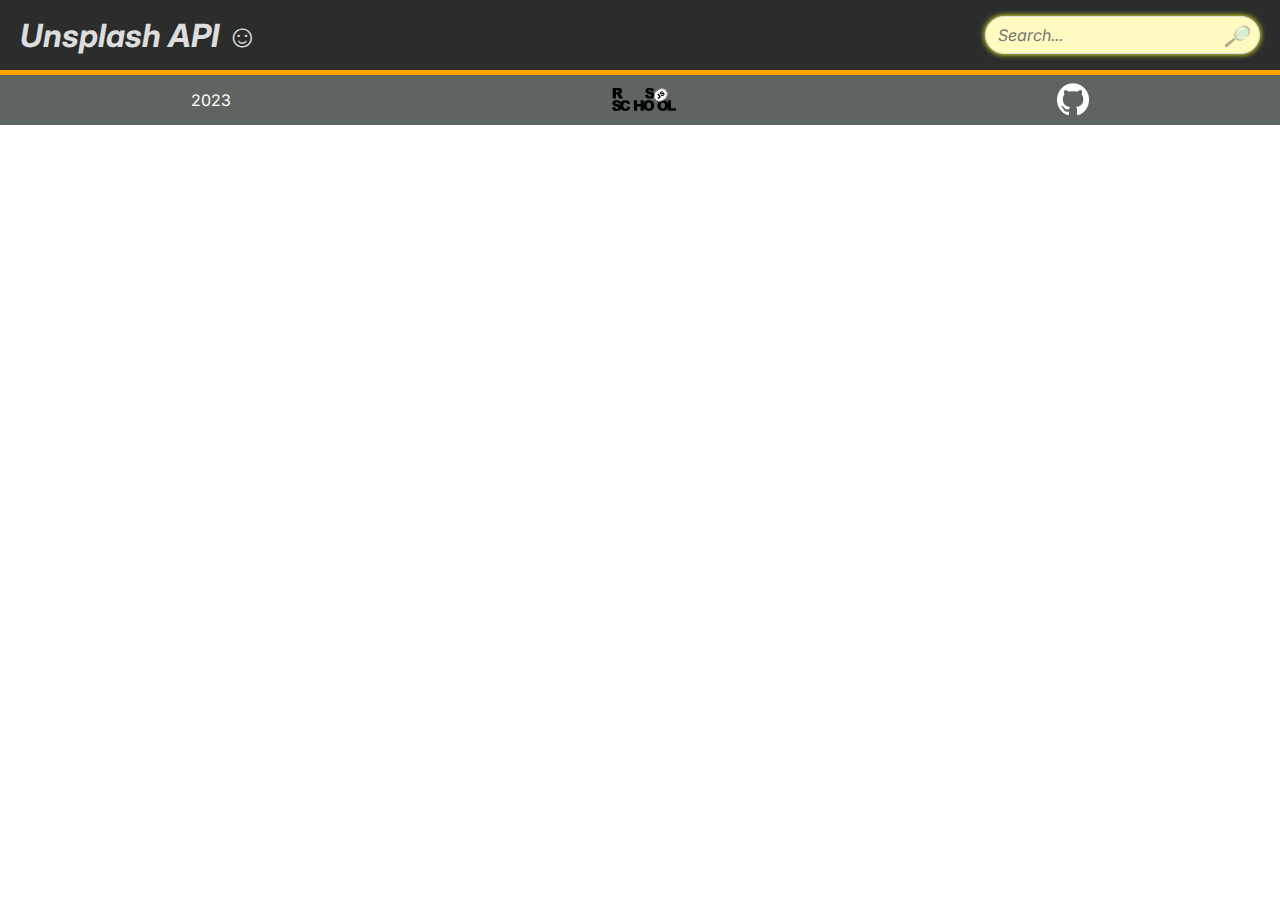
<file: gallery/index.html>
<!DOCTYPE html>
<html lang="en">

<head>
    <meta charset="UTF-8">
    <meta name="viewport" content="width=device-width, initial-scale=1.0">
    <title>image-gallery</title>
    <link rel="preconnect" href="https://fonts.googleapis.com">
    <link rel="preconnect" href="https://fonts.gstatic.com" crossorigin>
    <link href="https://fonts.googleapis.com/css2?family=Forum&family=Inter:wght@400;700&display=swap" rel="stylesheet">
    <link rel="stylesheet" href="https://maxcdn.bootstrapcdn.com/font-awesome/4.5.0/css/font-awesome.min.css">

    <link rel="stylesheet" href="style.css">
    <link rel="icon" href="../gallery/assets/img/favicon.png" type="image/png">

</head>

<body>

    <header>
        <div class="header__container">
            <h2> Unsplash API &#9786</h2>
            <div class="search_box">
                <input id="input" autofocus type="text" placeholder="Search..." autocomplete="off" readonly
                    onfocus="this.removeAttribute('readonly')"><i id="search" class="input__icon"></i>
            </div>
        </div>
    </header>


    <main>
        <div class="wrapper"></div>
    </main>

    <footer>
        <div class="profile-information">
            <span class="year-footer">2023</span>
            <a class="rs-school-footer" href="https://rs.school/js-stage0"><img
                    src="../gallery/assets/svg/rs_school_js.svg"></img></a>

            <a class="github-footer" href="https://github.com/PFilippov1/rsschool-cv"><img
                    src="../gallery/assets/img/github.png"></img></a>

        </div>

    </footer>

        <!-- <script type="module" src="script.js"></script> -->

    <script src="script.js"></script>
</body>

</html>
</file>
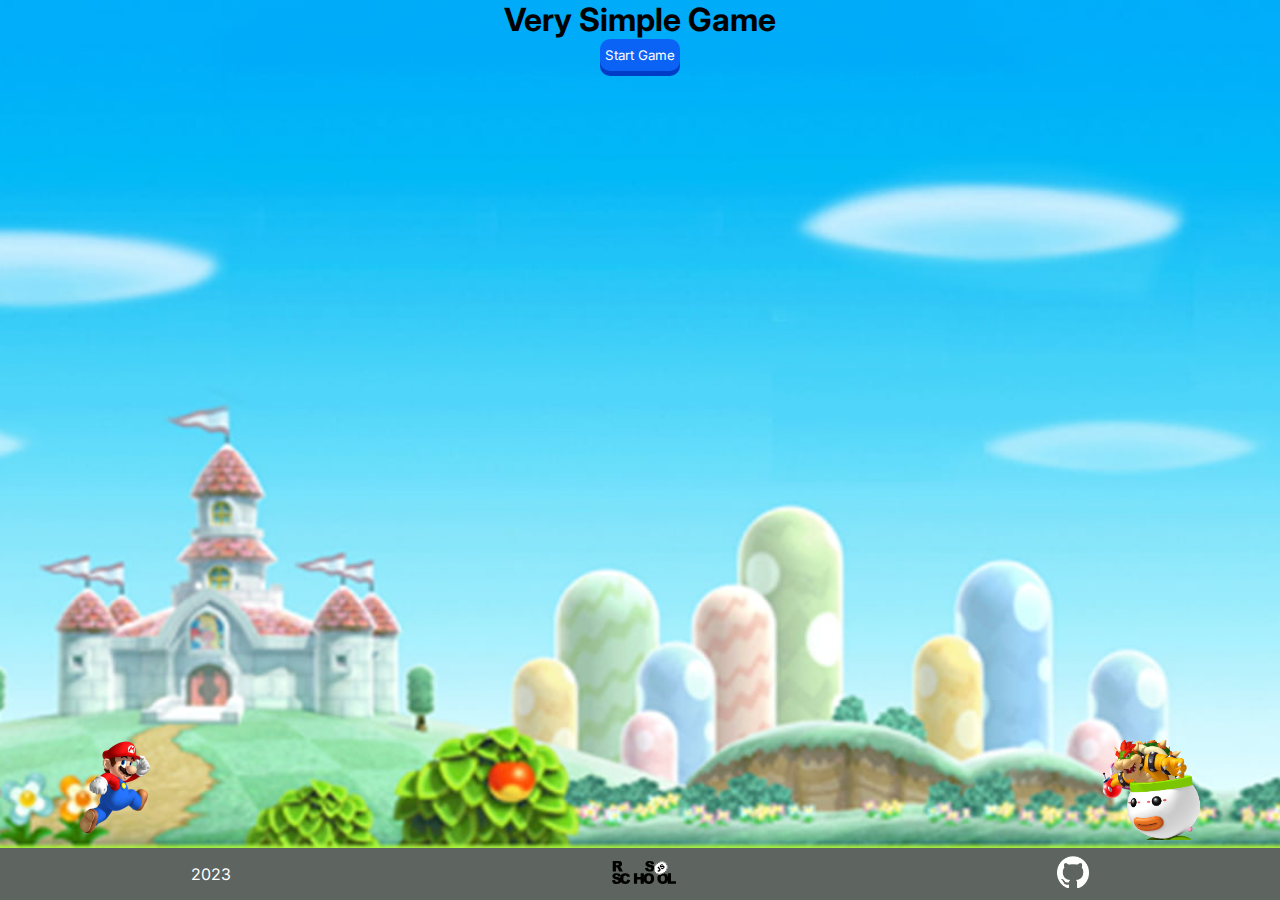
<file: game/index.html>
<!DOCTYPE html>
<html lang="en">

<head>
    <meta charset="UTF-8">
    <meta name="viewport" content="width=device-width, initial-scale=1.0">
    <title>simple-game</title>
    <link rel="preconnect" href="https://fonts.googleapis.com">
    <link rel="preconnect" href="https://fonts.gstatic.com" crossorigin>
    <link href="https://fonts.googleapis.com/css2?family=Forum&family=Inter:wght@400;700&display=swap" rel="stylesheet">
    <link rel="stylesheet" href="https://maxcdn.bootstrapcdn.com/font-awesome/4.5.0/css/font-awesome.min.css">

    <link rel="stylesheet" href="style.css">
    <link rel="icon" href="../game/assets/img/favicon.png" type="image/png">

</head>

<body>

    <header>
        <div class="header__container">
            <h1>Very Simple Game</h1>
           
            <div class="record__wrapper">
                <div class="rescue-score">best scores
                    <div class="value"></div>
                </div>
                <button class="start">start game</button>
                <div class="player-time">players time    
                    <div class="time"></div>
                </div>
            </div>
        </div>
    </header>


    <main>
        <div class="game__wrapper">
            <div id="mario"></div>
            <div id="princess">
                <div id="rescue"></div>
            </div>
            <div id="boser"></div>
        </div>
        <!-- <button class="start">start game</button> -->

        <div class="modal">
            <a href=""><img src="../game/assets/img/Mario_defeat.webp"></img></a>
            <div class="rescue-score">your score
                <div class="value">value</div>
            </div>
            <div class="player-time">your time
                <div class="time">time</div>
            </div>

            <button class="new-game">New game</button>
        </div>

      
    </main>

    <footer>
        <div class="profile-information">
            <span class="year-footer">2023</span>
            <a class="rs-school-footer" href="https://rs.school/js-stage0"><img
                    src="../game/assets/svg/rs_school_js.svg"></img></a>

            <a class="github-footer" href="https://github.com/PFilippov1/rsschool-cv"><img
                    src="../game/assets/img/github.png"></img></a>
        </div>
    </footer>

    <!-- <script type="module" src="script.js"></script> -->

    <script src="script.js"></script>
</body>

</html>
</file>
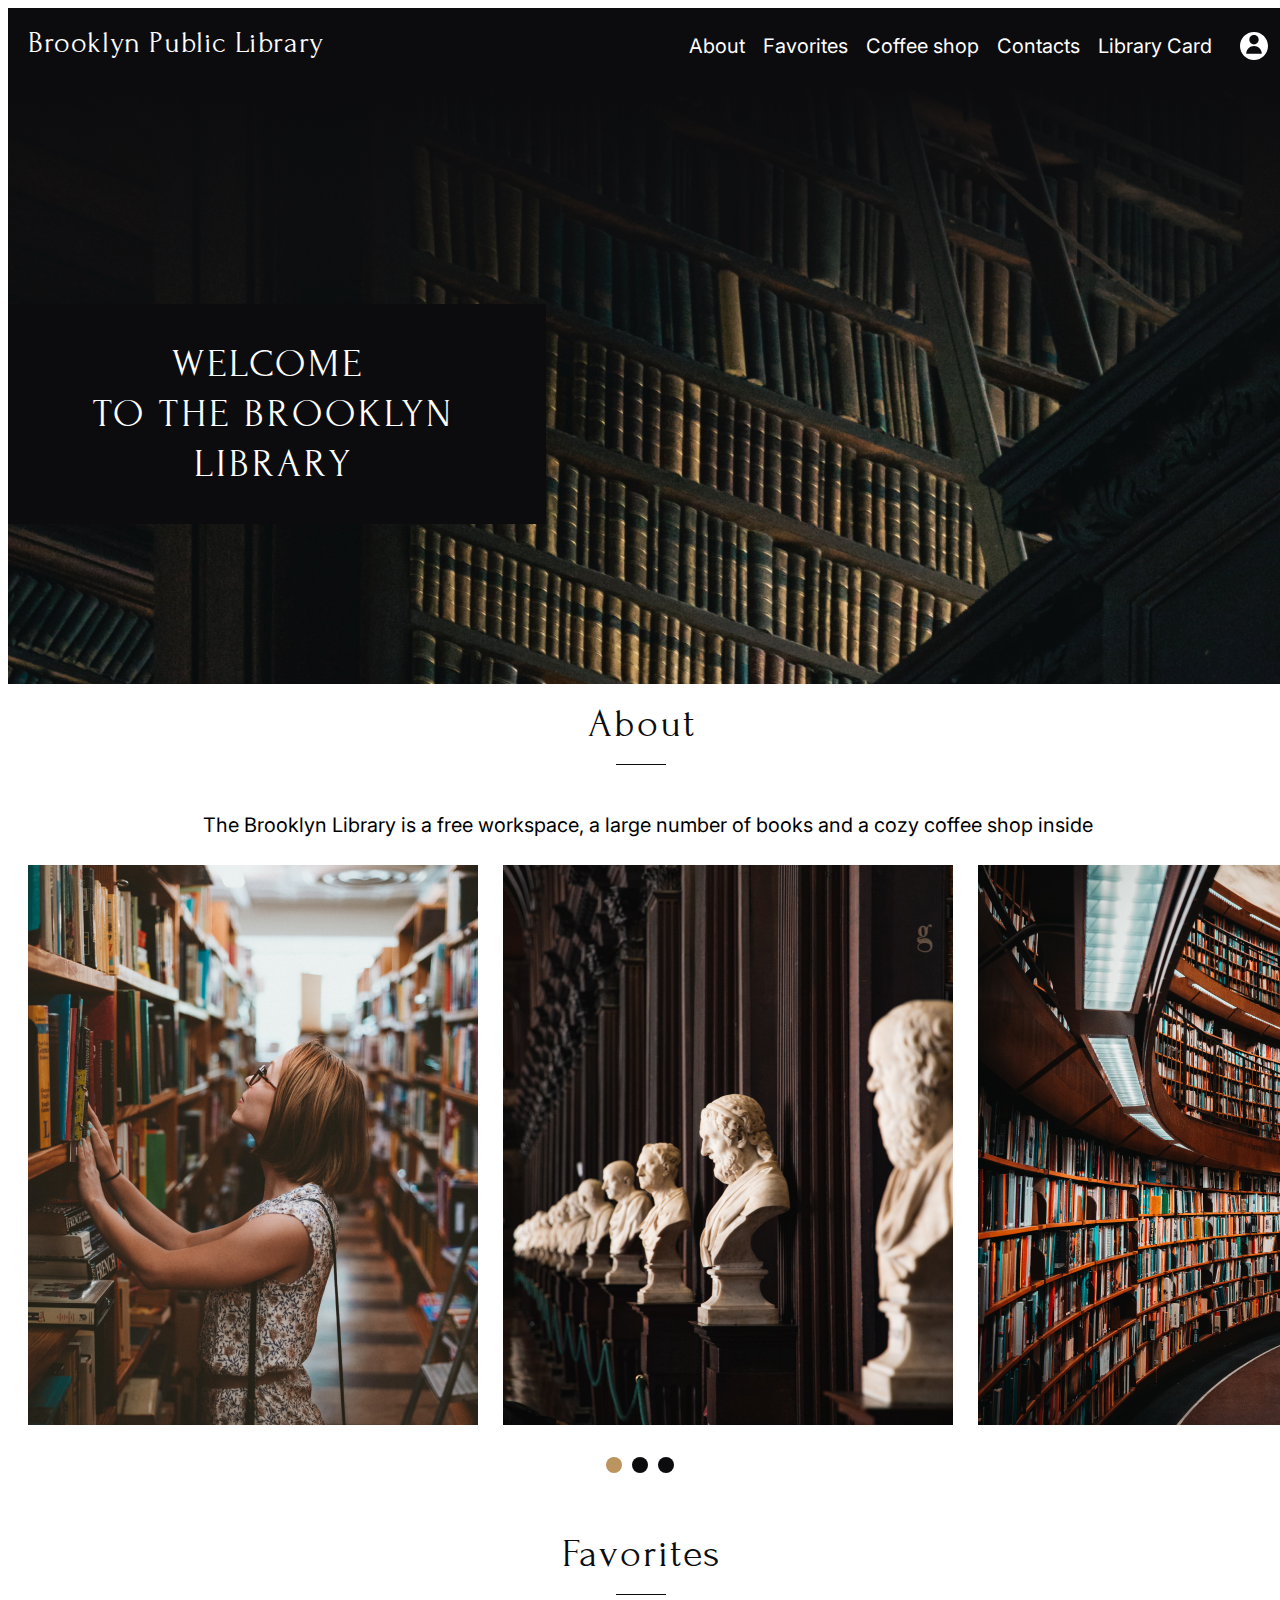
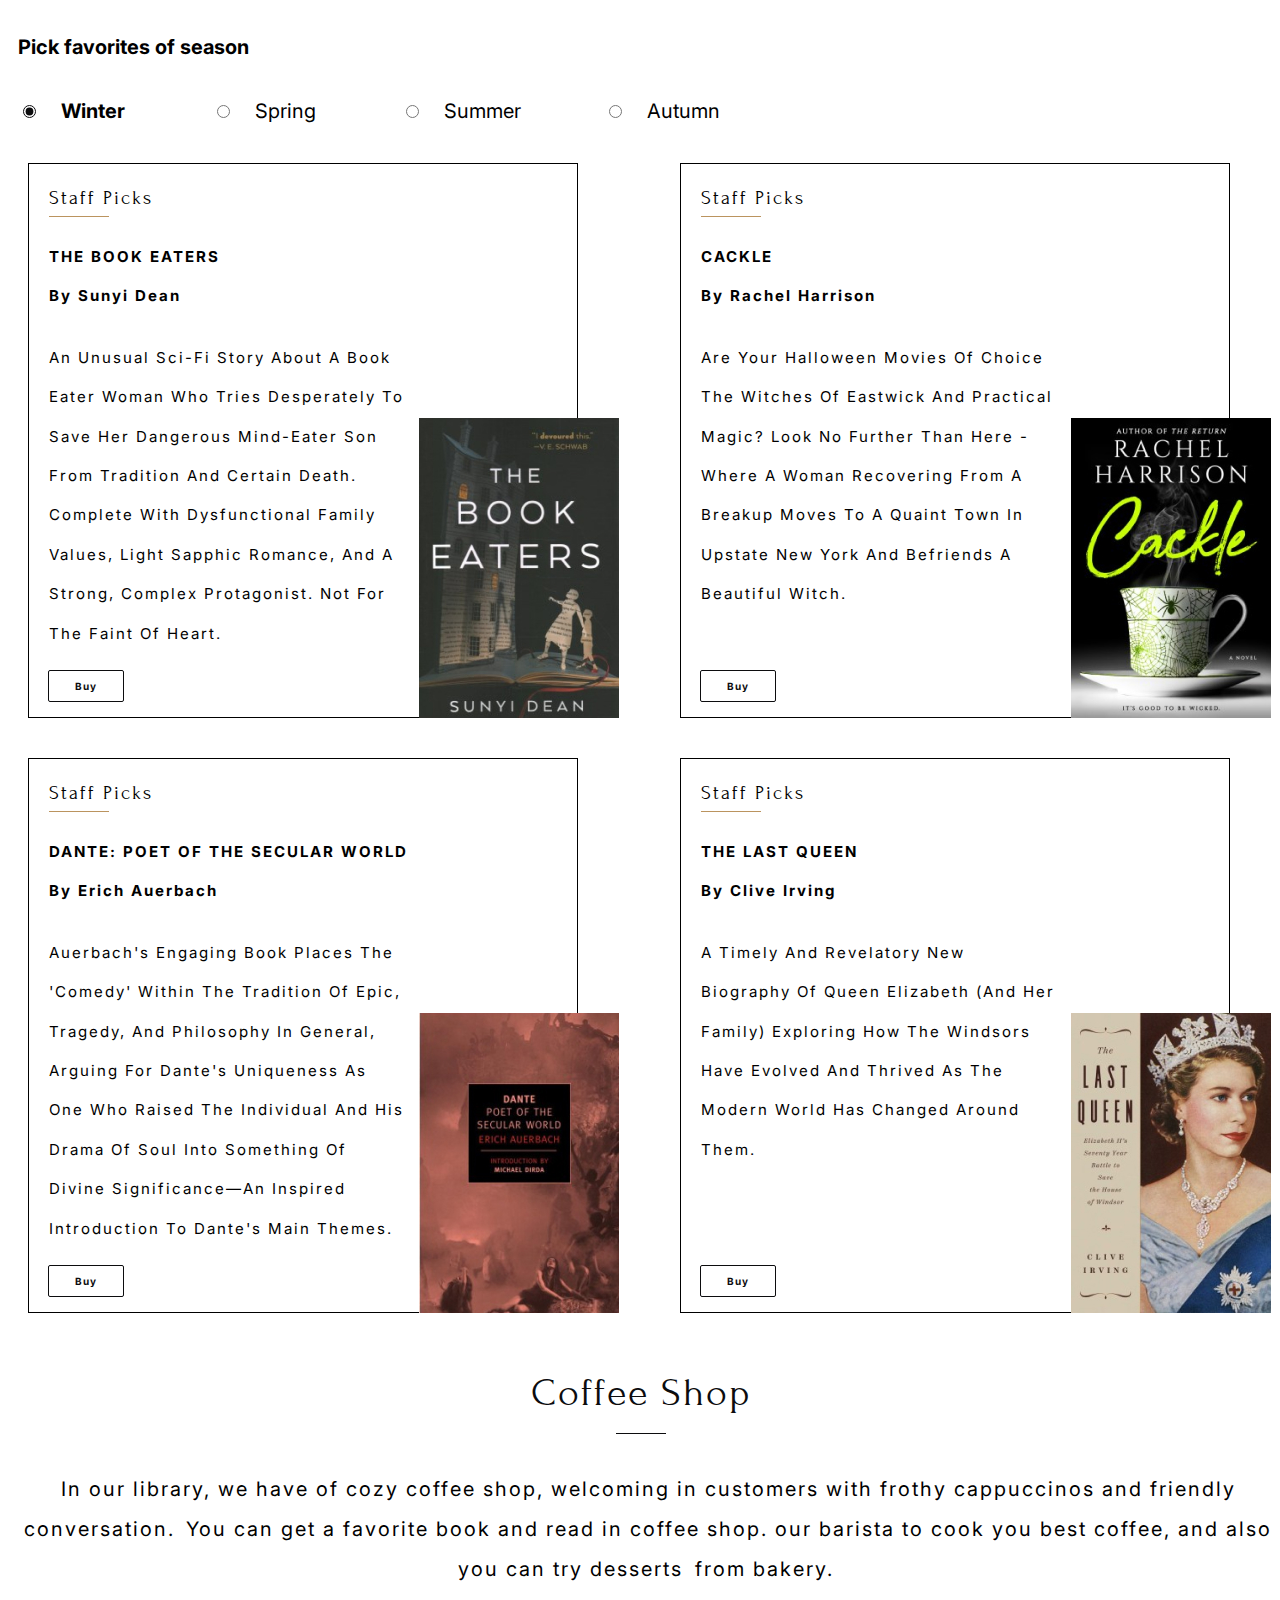
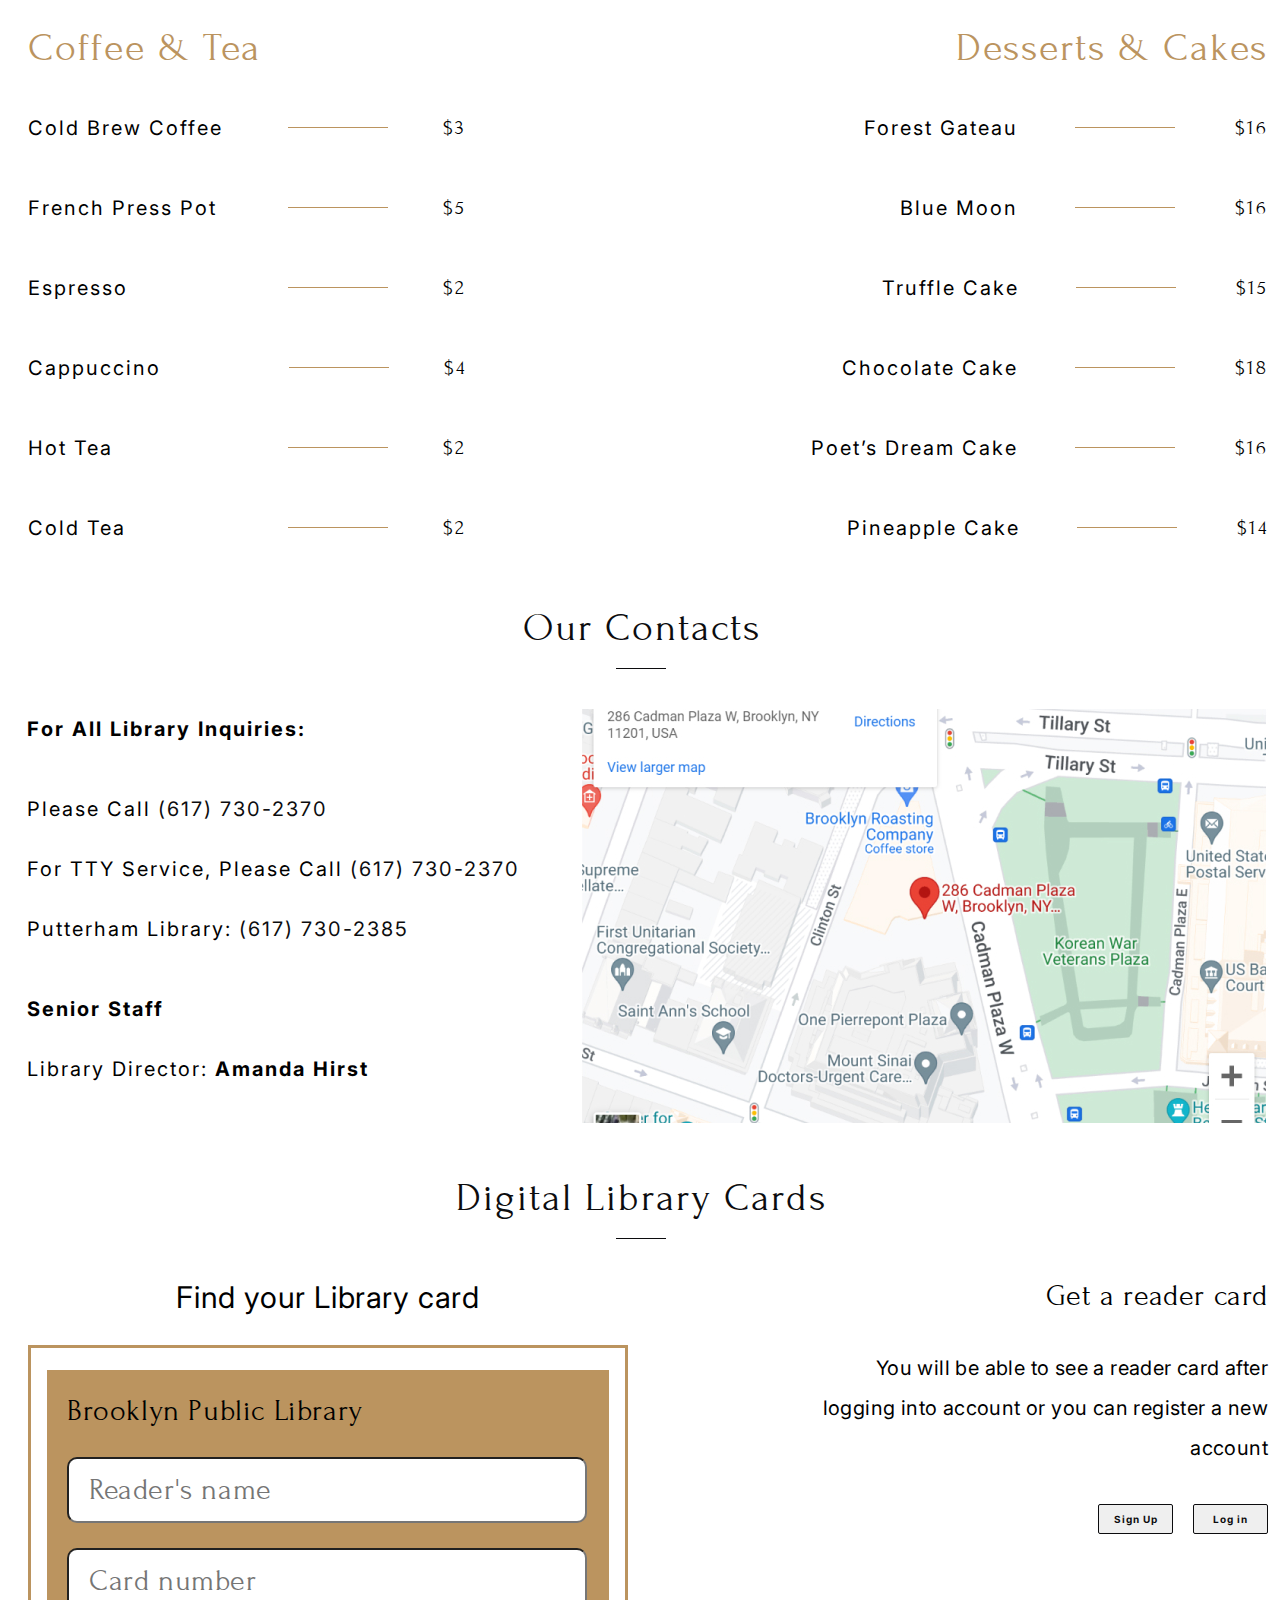
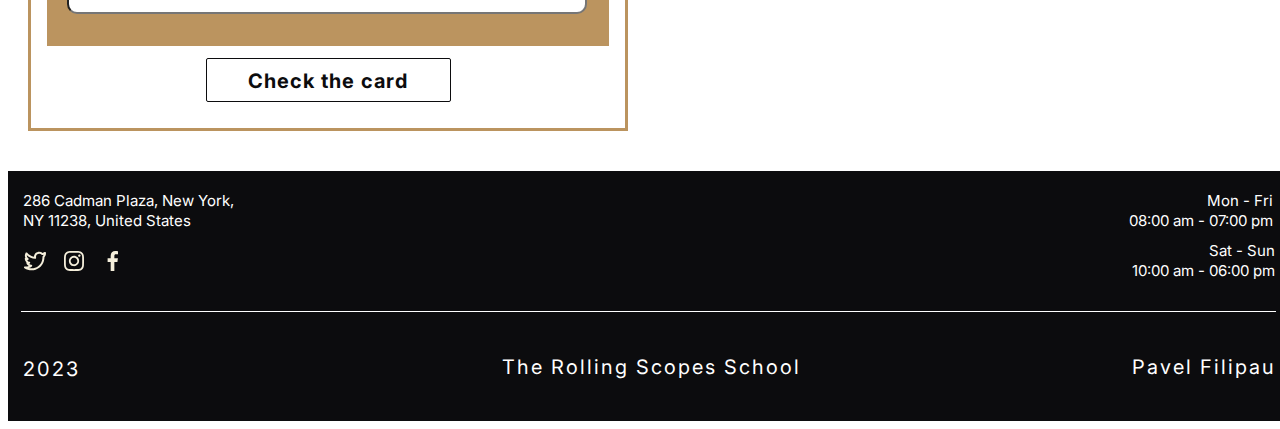
<file: library/index.html>
<!DOCTYPE html>
<html lang="en">

<head>
    <meta charset="UTF-8">
    <meta name="viewport" content="width=device-width, initial-scale=1.0">
    <title>Library</title>
    <link rel="preconnect" href="https://fonts.googleapis.com">
    <link rel="preconnect" href="https://fonts.gstatic.com" crossorigin>
    <link href="https://fonts.googleapis.com/css2?family=Forum&family=Inter:wght@400;700&display=swap" rel="stylesheet">
    <link rel="stylesheet" href="style.css">
    <link rel="icon" href="../library/favicon-16x16.png" type="image/png">
</head>

<body>
    <header class="header">
        <div class="container">
            <h1 class="h1">Brooklyn Public Library</h1>
            <div class="nav-icon__wrapper">
                <nav class="nav">
                    <ul class="nav-list">
                        <li class="nav-item"><a href="#about" class="nav-link">About</a></li>
                        <li class="nav-item"><a href="#favorites" class="nav-link">Favorites</a></li>
                        <li class="nav-item"><a href="#coffee-shop" class="nav-link">Coffee shop</a></li>
                        <li class="nav-item"><a href="#contacts" class="nav-link">Contacts</a></li>
                        <li class="nav-item"><a href="#library-card" class="nav-link">Library Card</a></li>
                    </ul>
                </nav>
                <div class="icon-burger-wrapper">


                    <div class="profile-icon">
                        <img src="./assets/img/icon/icon_profile.svg" alt="icon-profile">
                        <!-- -------------------------------------------drop windows -->

                        <div class="drop-menu__no-authorization">
                            <div class="drop-menu-profile">Profile
                                <div class="line__drop-menu"></div>
                            </div>
                            <span class="drop-menu__login">Log In</span>
                            <span class="drop-menu__register">Register</span>
                        </div>

                    </div>
                    <div class="profile-icon__authorized" title="This is a profile icon">
                        <img src="../library/assets/img/icon/Subtract.svg" alt="profile-icon">
                        <div class="drop-menu__with-authorization">
                            <div class="drop-menu-profile">Profile
                                <div class="line__drop-menu"></div>
                            </div>
                            <span class="drop-menu__my-profile">My profile</span>
                            <span class="drop-menu__logout">Log Out</span>
                        </div>
                        <div class="text-icon__authorized">JW</div>
                    </div>
                    <!-- ------------------------------------ -->
                    <div class="tablet__nav__menu">
                        <ul class="nav__list__tablet">
                            <li class="nav__item__tablet"><a href="#about" class="nav-link">About</a></li>
                            <li class="nav__item__tablet"><a href="#favorites" class="nav-link">Favorites</a></li>
                            <li class="nav__item__tablet"><a href="#coffee-shop" class="nav-link">Coffee shop</a></li>
                            <li class="nav__item__tablet"><a href="#contacts" class="nav-link">Contacts</a></li>
                            <li class="nav__item__tablet"><a href="#library-card" class="nav-link">Library Card</a></li>
                        </ul>
                    </div>
                    <div class="hamburger-menu">
                        <div class="hamburger-bar"></div>
                        <div class="hamburger-bar"></div>
                        <div class="hamburger-bar"></div>
                    </div>
                </div>
            </div>
        </div>
    </header>
    <main class="main">
        <section id="welcome">



            <!-- ------------modal login------------------ -->
            <div class="modal__login">
                <div class="modal-content">
                    <h4 class="login-title">Login</h4>
                    <div class="login-form__wrapper">
                        <form class="login__form" action="#">
                            <label for="email-or-card">E-mail or readers card</label>
                            <input type="text" id="email-or-card" name="email-or-card" required>
                            <label for="password">Password:</label>
                            <input type="password" id="password" name="password" required minlength="8">
                            <button type="submit">Log In</button>
                        </form>
                    </div>
                    <div class="after-login__form__text-wrapper">
                        <span class="after-form">Don’t have an account?</span> <span
                            class="to-register-form">Register</span>
                    </div>
                    <span class="close-modal-btn"><img src="../library/assets/img/icon/close_btn.svg"
                            alt="close-btn"></span>
                </div>
            </div>

            <!-- ------------modal register-------------------->

            <div class="modal__register">
                <div class="modal-register-content">
                    <h4 class="register__title">Register</h4>
                    <div class="register-form__wrapper">
                        <form class="register__form" action="#">
                            <label for="firstname">First Name</label>
                            <input type="text" id="firstname" name="first-name" required>
                            <label for="lastname">Last Name</label>
                            <input type="text" id="lastname" name="last-name" required>
                            <label for="email">E-mail</label>
                            <input type="text" id="email" name="email" required>
                            <label for="pass">Password:</label>
                            <input type="password" id="pass" name="pass" required required minlength="8">
                            <button type="submit">Sign Up</button>
                        </form>
                    </div>
                    <div class="after-login__form__text-wrapper">
                        <span class="after-form">Already have an account?</span> <span
                            class="to-login-form">Login</span>
                    </div>
                    <span class="close-modal-btn"><img src="../library/assets/img/icon/close_btn.svg"
                            alt="close-btn"></span>
                </div>
            </div>


            <!-- ------------modal profile-------------------->

            <div class="modal__profile">
                <div class="modal-profile-content">
                    <div class="bg">
                        <div class="name-and-avatar">
                            <span class="user-name__first-letters">JW</span>
                        </div>
                        <span class="profile-user-name">John Wick</span>
                    </div>

                    <div class="profile-information">
                        <h4 class="profile__title">My profile</h4>
                        <div class="cards-profile__wrapper">
                            <div class="container-info">
                                <span class="info-title">visits</span>
                                <span class="icon-wrapper"><img src="..//library/assets/img/icon/Union.svg"
                                        alt="visits-icon"></span>
                                <span class="visits">111</span>
                            </div>
                            <div class="container-info">
                                <span class="info-title">bonuses</span>
                                <span class="icon-wrapper"><img src="..//library/assets/img/icon/Star1.svg"
                                        alt="bonuses-icon"></span>
                                <span class="bonuses">222</span>
                            </div>
                            <div class="container-info">
                                <span class="info-title">Books</span>
                                <span class="icon-wrapper"><img src="..//library/assets/img/icon/book.svg"
                                        alt="books-icon"></span>
                                <span class="books">333</span>
                            </div>
                        </div>

                        <div class="rented-book__wrapper">
                            <div class="rented-books">Rented books</div>
                            <div class="book-input">Lorem ipsum dolor sit amet consectetur adipisicing elit. Quia
                                voluptas placeat rem quibusdam tempora eos esse accusamus. Adipisci voluptate corrupti,
                                maiores aut ea dolore iure autem. Animi voluptas illum quasi?</div>
                        </div>

                        <div class="prifile-card__wrapper">
                            <span class="prifile-card-title">Card number</span>
                            <span class="prifile-card-number">111222</span>
                            <span class="prifile-card-icon"><img src="../library/assets/img/icon/icon_copy.svg"
                                    alt="icon-copy"></span>
                        </div>

                        <span class="close-modal-btn"><img src="../library/assets/img/icon/close_btn.svg"
                                alt="close-btn"></span>
                    </div>

                </div>
            </div>

            <!-- ------------------------------------------------ modal buy a card -->


            <div class="modal__buy-library-card">
                <div class="modal-buy-library-card__content ">
                    <div class="buy-library-card-title__wrapper">
                        <h4 class="buy-library-card__title">Buy a library card</h4>
                    </div>
                    <div class="form-text__wrapper">
                        <div class="buy-library-card-form__wrapper">
                            <form class="buy-library-card__form" action="#">
                                <label for="cardnumber">Bank card number</label>
                                <input type="text" id="cardnumber" name="card-number" required>
                                <label for="month-year-code">Expiration code</label>
                                <input type="number" id="month-year-code" name="month" required>
                                <input type="number" id="year-code" name="year" required>
                                <label for="cvc">CVC</label>
                                <input type="text" id="cvc" name="cvc" required minlength="3" maxlength="3">
                                <label for="cardholdername">Cardholder name</label>
                                <input type="text" id="cardholdername" name="card-holder-name" required>
                                <label for="postalcode">Postal code</label>
                                <input type="text" id="postalcode" name="postal-code" required>
                                <label for="citytown">City / Town</label>
                                <input type="text" id="citytown" name="city-town" required>
                                <button type="submit">Buy</button>
                            </form>
                            <div class="after-buy-library-card__form-price-text">
                                <span class="card-price">$ 25.00</span>
                            </div>
                        </div>
                        <div class="buy-library-card-text__wrapper">
                            <span class="buy-library-card-text">
                                If you are live, work, attend school, or pay property taxes in New York State, you can
                                get a
                                $25 digital library card right now using this online form. Visitors to New York State
                                can
                                also use this form to apply for a temporary card.

                            </span>
                        </div>

                        <span class="close-modal-btn buy-library-card__close"><img
                                src="../library/assets/img/icon/close_btn_white.svg" alt="close-btn"></span>
                    </div>
                </div>
            </div>




            <!-- ------------------------------------------------------ -->
            <div class="overlay">
                <div class="welcome">
                    <div class="welcome-bg">
                        <h2 class="welcome-text"><span>Welcome</span><span>to the Brooklyn Library</span></h2>
                    </div>
                </div>
            </div>
        </section>
        <section id="about">
            <div class="section-title">
                <h2 class="title-text">About</h2>
                <div class="section-title-underline"></div>
            </div>

            <p class="library-content">The Brooklyn Library is a free workspace, a large number of books and a cozy
                coffee
                shop inside </p>

            <div class="arrow__wrapper">
                <div class="left-arrow"> <img src="../library/assets/img/icon/Carret_Left.svg" alt="left-arrow">
                </div>

                <div class="images-item">
                    <div class="slider-line">
                        <div class="image-wrapper">
                            <img src="../library/assets/img/image1.jpg" alt="image1">
                        </div>
                        <div class="image-wrapper">
                            <img src="../library/assets/img/image2.jpg" alt="image2">
                        </div>
                        <div class="image-wrapper">
                            <img src="../library/assets/img/image3.jpg" alt="image3">
                        </div>
                        <div class="image-wrapper">
                            <img src="../library/assets/img/image4.jpg" alt="image4">
                        </div>
                        <div class="image-wrapper">
                            <img src="../library/assets/img/image5.jpg" alt="image5">
                        </div>
                    </div>
                </div>

                <div class="right-arrow"><img src="../library/assets/img/icon/Carret_Right.svg" alt="right-arrow">
                </div>
            </div>

            <div class="carousel-pagination">
                <div class="circle-wrapper">
                    <div class="circle active"></div>
                </div>

                <div class="circle-wrapper">
                    <div class="circle"></div>
                </div>

                <div class="circle-wrapper">
                    <div class="circle"></div>
                </div>

                <div class="circle-wrapper">
                    <div class="circle"></div>
                </div>

                <div class="circle-wrapper">
                    <div class="circle"></div>
                </div>
            </div>

        </section>

        <section id="favorites">
            <div class="section-title">
                <h2 class="title-text">Favorites</h2>
                <div class="section-title-underline"></div>
            </div>
            <p class="bold">Pick favorites of season</p>

            <div class="radio-wrapper ">
                <div class="winter tabs__nav-btn active" data-tab="#tab_1">
                    <input checked type="radio" id="first-season" name="season" value="winter">
                    <label for="first-season">Winter</label>
                </div>
                <div class="spring tabs__nav-btn" data-tab="#tab_2">
                    <input type="radio" id="second-season" name="season" value="spring">
                    <label for="second-season">Spring</label>
                </div>
                <div class="summer tabs__nav-btn" data-tab="#tab_3">
                    <input type="radio" id="third-season" name="season" value="summer">
                    <label for="third-season">Summer</label>
                </div>
                <div class="autumn tabs__nav-btn" data-tab="#tab_4">
                    <input type="radio" id="four-season" name="season" value="autumn">
                    <label for="four-season">Autumn</label>
                </div>
            </div>

            <div class="favorites-items">

                <div class="tabs__item active" id="tab_1">
                    <!-- 11111111111111111111 -->
                    <div class="book-container book1">
                        <div class="image-book-wrap">
                            <div class="book-image first-book">
                                <img src="./assets/img/book1.jpg" alt="first book img">
                            </div>
                        </div>
                        <div class="bg-description">

                            <div class="staff-pick">
                                <p class="text-book">Staff Picks</p>
                            </div>

                            <div class="underline-staff-pick"></div>
                            <div class="author-title">
                                <p class="book-name">The Book Eaters</p>
                                <p class="author-name">By Sunyi Dean</p>
                            </div>
                            <div class="annotation">
                                <p class="annotation first-book">An unusual sci-fi story about a book eater woman who
                                    tries
                                    desperately to save her dangerous mind-eater son from tradition and certain death.
                                    Complete with dysfunctional family values, light Sapphic romance, and a strong,
                                    complex
                                    protagonist. Not for the faint of heart. </p>
                            </div>
                            <button type="button" class="button btn1">Buy</button>
                        </div>
                    </div>

                    <!-- 2222222222222222222 -->
                    <div class="book-container book2">
                        <div class="image-book-wrap">
                            <div class="book-image second-book">
                                <img src="./assets/img/book2.jpg" alt="second book img">
                            </div>
                        </div>
                        <div class="bg-description">

                            <div class="staff-pick">
                                <p class="text-book">Staff Picks</p>
                            </div>

                            <div class="underline-staff-pick"></div>
                            <div class="author-title">
                                <p class="book-name">Cackle</p>
                                <p class="author-name">By Rachel Harrison</p>
                            </div>
                            <div class="annotation">
                                <p class="annotation first-book">Are your Halloween movies of choice The Witches of
                                    Eastwick
                                    and Practical Magic? Look no further than here - where a woman recovering from a
                                    breakup
                                    moves to a quaint town in upstate New York and befriends a beautiful witch. </p>
                            </div>
                            <button type="button" class="button btn2">Buy</button>
                        </div>
                    </div>

                    <!-- 333333333 -->
                    <div class="book-container book3">
                        <div class="image-book-wrap">
                            <div class="book-image third-book">
                                <img src="./assets/img/book3.jpg" alt="third book img">
                            </div>
                        </div>
                        <div class="bg-description">

                            <div class="staff-pick">
                                <p class="text-book">Staff Picks</p>
                            </div>

                            <div class="underline-staff-pick"></div>
                            <div class="author-title">
                                <p class="book-name">Dante: Poet of the Secular World</p>
                                <p class="author-name">By Erich Auerbach</p>
                            </div>
                            <div class="annotation">
                                <p class="annotation third-book">Auerbach's engaging book places the 'Comedy' within the
                                    tradition of epic, tragedy, and philosophy in general, arguing for Dante's
                                    uniqueness as
                                    one who raised the individual and his drama of soul into something of divine
                                    significance—an inspired introduction to Dante's main themes. </p>
                            </div>
                            <button type="button" class="button btn3">Buy</button>
                        </div>
                    </div>

                    <!-- 44444444444444444444 -->
                    <div class="book-container book4">
                        <div class="image-book-wrap">
                            <div class="book-image fourth-book">
                                <img src="./assets/img/book4.jpg" alt="fourth book img">
                            </div>
                        </div>
                        <div class="bg-description">

                            <div class="staff-pick">
                                <p class="text-book">Staff Picks</p>
                            </div>

                            <div class="underline-staff-pick"></div>
                            <div class="author-title">
                                <p class="book-name">The Last Queen</p>
                                <p class="author-name">By Clive Irving</p>
                            </div>
                            <div class="annotation">
                                <p class="annotation fourth-book">A timely and revelatory new biography of Queen
                                    Elizabeth
                                    (and her family) exploring how the Windsors have evolved and thrived as the modern
                                    world
                                    has changed around them.</p>
                            </div>
                            <button type="button" class="button btn4">Buy</button>
                        </div>
                    </div>
                </div>
                <!-- 55555555555555555555555 -->
                <div class="tabs__item" id="tab_2">
                    <div class="book-container book5">
                        <div class="image-book-wrap">
                            <div class="book-image fifth-book">
                                <img src="./assets/img/book5.jpg" alt="fifth book img">
                            </div>
                        </div>
                        <div class="bg-description">

                            <div class="staff-pick">
                                <p class="text-book">Staff Picks</p>
                            </div>

                            <div class="underline-staff-pick"></div>
                            <div class="author-title">
                                <p class="book-name">The Body</p>
                                <p class="author-name">By Stephen King</p>
                            </div>
                            <div class="annotation">
                                <p class="annotation fifth-book">This memoir about the author's relationship with gun
                                    violence feels both expansive and intimate, resulting in a lyrical indictment of the
                                    way
                                    things are.</p>
                            </div>
                            <button type="button" class="button btn5">Buy</button>
                        </div>
                    </div>
                    <!-- 6666666666666666666 -->
                    <div class="book-container book6">
                        <div class="image-book-wrap">
                            <div class="book-image six-book">
                                <img src="./assets/img/book6.jpg" alt="six book img">
                            </div>
                        </div>
                        <div class="bg-description">

                            <div class="staff-pick">
                                <p class="text-book">Staff Picks</p>
                            </div>

                            <div class="underline-staff-pick"></div>
                            <div class="author-title">
                                <p class="book-name">Carry: A Memoir of Survival on Stolen Land</p>
                                <p class="author-name">By Toni Jenson</p>
                            </div>
                            <div class="annotation">
                                <p class="annotation fifth-book">This memoir about the author's relationship with gun
                                    violence feels both expansive and intimate, resulting in a lyrical indictment of the
                                    way
                                    things are.</p>
                            </div>
                            <button type="button" class="button btn6">Buy</button>
                        </div>
                    </div>
                    <!-- 77777777777777777 -->
                    <div class="book-container book7">
                        <div class="image-book-wrap">
                            <div class="book-image seven-book">
                                <img src="./assets/img/book7.jpg" alt="seven book img">
                            </div>
                        </div>
                        <div class="bg-description">

                            <div class="staff-pick">
                                <p class="text-book">Staff Picks</p>
                            </div>

                            <div class="underline-staff-pick"></div>
                            <div class="author-title">
                                <p class="book-name">Days of Distraction</p>
                                <p class="author-name">By Alexandra Chang</p>
                            </div>
                            <div class="annotation">
                                <p class="annotation seven-book">A sardonic view of Silicon Valley culture, a meditation
                                    on
                                    race, and a journal of displacement and belonging, all in one form-defying package
                                    of
                                    spare prose.</p>
                            </div>
                            <button type="button" class="button btn7">Buy</button>
                        </div>
                    </div>
                    <!-- 8888888888 -->
                    <div class="book-container book8">
                        <div class="image-book-wrap">
                            <div class="book-image eight-book">
                                <img src="./assets/img/book8.jpg" alt="eight book img">
                            </div>
                        </div>
                        <div class="bg-description">

                            <div class="staff-pick">
                                <p class="text-book">Staff Picks</p>
                            </div>

                            <div class="underline-staff-pick"></div>
                            <div class="author-title">
                                <p class="book-name">Dominicana</p>
                                <p class="author-name">By Angie Cruz</p>
                            </div>
                            <div class="annotation">
                                <p class="annotation eight-book">A fascinating story of a teenage girl who marries a man
                                    twice her age with the promise to bring her to America. Her marriage is an
                                    opportunity
                                    for her family to eventually immigrate. For fans of Isabel Allende and Julia
                                    Alvarez.
                                </p>
                            </div>
                            <button type="button" class="button btn8">Buy</button>
                        </div>
                    </div>
                </div>
                <!-- 9999999999999999 -->
                <div class="tabs__item" id="tab_3">
                    <div class="book-container book9">
                        <div class="image-book-wrap">
                            <div class="book-image nine-book">
                                <img src="./assets/img/book9.jpg" alt="nine book img">
                            </div>
                        </div>
                        <div class="bg-description">

                            <div class="staff-pick">
                                <p class="text-book">Staff Picks</p>
                            </div>

                            <div class="underline-staff-pick"></div>
                            <div class="author-title">
                                <p class="book-name">Crude: A Memoir</p>
                                <p class="author-name">By Pablo Fajardo & ​​Sophie Tardy-Joubert</p>
                            </div>
                            <div class="annotation">
                                <p class="annotation nine-book">Drawing and color by Damien Roudeau | This book
                                    illustrates
                                    the struggles of a group of indigenous Ecuadoreans as they try to sue the
                                    ChevronTexaco
                                    company for damage their oil fields did to the Amazon and her people</p>
                            </div>
                            <button type="button" class="button btn9">Buy</button>
                        </div>
                    </div>
                    <!-- 101010101010 -->
                    <div class="book-container book10">
                        <div class="image-book-wrap">
                            <div class="book-image ten-book">
                                <img src="./assets/img/book10.jpg" alt="ten book img">
                            </div>
                        </div>
                        <div class="bg-description">

                            <div class="staff-pick">
                                <p class="text-book">Staff Picks</p>
                            </div>

                            <div class="underline-staff-pick"></div>
                            <div class="author-title">
                                <p class="book-name">Let My People Go Surfing</p>
                                <p class="author-name">By Yvon Chouinard</p>
                            </div>
                            <div class="annotation">
                                <p class="annotation ten-book">Chouinard—climber, businessman, environmentalist—shares
                                    tales
                                    of courage and persistence from his experience of founding and leading Patagonia,
                                    Inc.
                                    Full title: Let My People Go Surfing: The Education of a Reluctant Businessman,
                                    Including 10 More Years of Business Unusual.</p>
                            </div>
                            <button type="button" class="button btn10">Buy</button>
                        </div>
                    </div>
                    <!-- 11 11 11 11 -->
                    <div class="book-container book11">
                        <div class="image-book-wrap">
                            <div class="book-image eleven-book">
                                <img src="./assets/img/book11.jpg" alt="eleven book img">
                            </div>
                        </div>
                        <div class="bg-description">

                            <div class="staff-pick">
                                <p class="text-book">Staff Picks</p>
                            </div>

                            <div class="underline-staff-pick"></div>
                            <div class="author-title">
                                <p class="book-name">The Octopus Museum: Poems</p>
                                <p class="author-name">By Brenda Shaughnessy</p>
                            </div>
                            <div class="annotation">
                                <p class="annotation eleven-book">This collection of bold and scathingly beautiful
                                    feminist
                                    poems imagines what comes after our current age of environmental destruction,
                                    racism,
                                    sexism, and divisive politics.</p>
                            </div>
                            <button type="button" class="button btn11">Buy</button>
                        </div>
                    </div>
                    <!-- 12 12 12 12  -->
                    <div class="book-container book12">
                        <div class="image-book-wrap">
                            <div class="book-image twelve-book">
                                <img src="./assets/img/book12.jpg" alt="twelve book img">
                            </div>
                        </div>
                        <div class="bg-description">

                            <div class="staff-pick">
                                <p class="text-book">Staff Picks</p>
                            </div>

                            <div class="underline-staff-pick"></div>
                            <div class="author-title">
                                <p class="book-name">Shark Dialogues: A Novel</p>
                                <p class="author-name">By Kiana Davenport</p>
                            </div>
                            <div class="annotation">
                                <p class="annotation twelve-book">An epic saga of seven generations of one family
                                    encompasses the tumultuous history of Hawaii as a Hawaiian woman gathers her four
                                    granddaughters together in an erotic tale of villains and dreamers, queens and
                                    revolutionaries, lepers and healers..</p>
                            </div>
                            <button type="button" class="button btn12">Buy</button>
                        </div>
                    </div>
                </div>
                <!-- 13 13 13 13 13 -->
                <div class="tabs__item" id="tab_4">
                    <div class="book-container book13">
                        <div class="image-book-wrap">
                            <div class="book-image thirteen-book">
                                <img src="./assets/img/book13.jpg" alt="thirteen book img">
                            </div>
                        </div>
                        <div class="bg-description">

                            <div class="staff-pick">
                                <p class="text-book">Staff Picks</p>
                            </div>

                            <div class="underline-staff-pick"></div>
                            <div class="author-title">
                                <p class="book-name">Casual Conversation</p>
                                <p class="author-name">By Renia White</p>
                            </div>
                            <div class="annotation">
                                <p class="annotation thirteen-book">White's impressive debut collection takes readers
                                    through and beyond the concepts of conversation and the casual - both what we say to
                                    each other and what we don't, examining the possibilities around how we construct
                                    and
                                    communicate identity.</p>
                            </div>
                            <button type="button" class="button btn13">Buy</button>
                        </div>
                    </div>
                    <!-- 14 14 14 14 -->
                    <div class="book-container book14">
                        <div class="image-book-wrap">
                            <div class="book-image fourteen-book">
                                <img src="./assets/img/book14.jpg" alt="fourteen book img">
                            </div>
                        </div>
                        <div class="bg-description">

                            <div class="staff-pick">
                                <p class="text-book">Staff Picks</p>
                            </div>

                            <div class="underline-staff-pick"></div>
                            <div class="author-title">
                                <p class="book-name">The Great Fire</p>
                                <p class="author-name">By Lou Ureneck</p>
                            </div>
                            <div class="annotation">
                                <p class="annotation fourteen-book">The harrowing story of an ordinary American and a
                                    principled Naval officer who, horrified by the burning of Smyrna, led an
                                    extraordinary
                                    rescue effort that saved a quarter of a million refugees from the Armenian Genocide
                                </p>
                            </div>
                            <button type="button" class="button btn14">Buy</button>
                        </div>
                    </div>
                    <!-- 15 15 15 15  -->
                    <div class="book-container book15">
                        <div class="image-book-wrap">
                            <div class="book-image fifteen-book">
                                <img src="./assets/img/book15.jpg" alt="fifteen book img">
                            </div>
                        </div>
                        <div class="bg-description">

                            <div class="staff-pick">
                                <p class="text-book">Staff Picks</p>
                            </div>

                            <div class="underline-staff-pick"></div>
                            <div class="author-title">
                                <p class="book-name">Rickey: The Life and Legend</p>
                                <p class="author-name">By Howard Bryant</p>
                            </div>
                            <div class="annotation">
                                <p class="annotation fifteen-book">With the fall rolling around, one can't help but
                                    think of
                                    baseball's postseason coming up! And what better way to prepare for it than reading
                                    the
                                    biography of one of the game's all-time greatest performers, the Man of Steal,
                                    Rickey
                                    Henderson?</p>
                            </div>
                            <button type="button" class="button btn15">Buy</button>
                        </div>
                    </div>
                    <!-- 16 16 16 16 16 -->
                    <div class="book-container book16">
                        <div class="image-book-wrap">
                            <div class="book-image sixteen-book">
                                <img src="./assets/img/book16.jpg" alt="sixteen book img">
                            </div>
                        </div>
                        <div class="bg-description">

                            <div class="staff-pick">
                                <p class="text-book">Staff Picks</p>
                            </div>

                            <div class="underline-staff-pick"></div>
                            <div class="author-title">
                                <p class="book-name">Slug: And Other Stories</p>
                                <p class="author-name">By Megan Milks</p>
                            </div>
                            <div class="annotation">
                                <p class="annotation sixteen-book">Exes Tegan and Sara find themselves chained together
                                    by
                                    hairballs of codependency. A father and child experience the shared trauma of giving
                                    birth to gods from their wounds.</p>
                            </div>
                            <button type="button" class="button btn16">Buy</button>
                        </div>
                    </div>
                </div>
            </div>
            <!-- end book container -->
        </section>
        <section id="coffee-shop">
            <div class="section-title">
                <h2 class="title-text">Coffee shop</h2>
                <div class="section-title-underline"></div>
            </div>
            <p class="coffee-shop-announcement">I<span class="coffee-shop-announcement-lowercase">n our library, we have
                    of cozy coffee shop, welcoming in customers with frothy
                    cappuccinos and friendly conversation.</span>
                <span class="coffee-shop-announcement-uppercase">y</span><span
                    class="coffee-shop-announcement-lowercase">ou can get a favorite book and read in coffee shop. Our
                    barista to cook you best coffee, and also you
                    can try desserts <span class="coffee-shop-announcement-lowercase-2">from bakery.</span></span>
            </p>
            <div class="coffee-menu">
                <div class="coffee-and-tea-menu">
                    <div class="food-and-beverages">
                        <p class="coffee-tea">Coffee & Tea </p>
                    </div>
                    <div class="menu-item">
                        <p class="item">Cold Brew Coffee</p>
                        <div class="line"></div>
                        <p class="price">$3</p>
                    </div>
                    <div class="menu-item">
                        <p class="item">French Press Pot</p>
                        <div class="line"></div>
                        <p class="price">$5</p>
                    </div>
                    <div class="menu-item">
                        <p class="item">Espresso</p>
                        <div class="line"></div>
                        <p class="price">$2</p>
                    </div>
                    <div class="menu-item">
                        <p class="item">Cappuccino</p>
                        <div class="line"></div>
                        <p class="price">$4</p>
                    </div>
                    <div class="menu-item">
                        <p class="item">Hot tea</p>
                        <div class="line"></div>
                        <p class="price">$2</p>
                    </div>
                    <div class="menu-item">
                        <p class="item">Cold tea</p>
                        <div class="line"></div>
                        <p class="price">$2</p>
                    </div>
                </div>
                <!-- second block -->
                <div class="desserts-cakes">
                    <div class="food-and-beverages cakes">
                        <p class="coffee-tea cakes">Desserts & Cakes</p>
                    </div>
                    <div class="menu-item cakes">
                        <p class="item cakes">Forest Gateau</p>
                        <div class="line cakes"></div>
                        <p class="price cakes">$16</p>
                    </div>
                    <div class="menu-item cakes">
                        <p class="item cakes">Blue Moon</p>
                        <div class="line cakes"></div>
                        <p class="price cakes">$16</p>
                    </div>
                    <div class="menu-item cakes">
                        <p class="item cakes">Truffle Cake</p>
                        <div class="line cakes"></div>
                        <p class="price cakes">$15</p>
                    </div>
                    <div class="menu-item cakes">
                        <p class="item cakes">Chocolate Cake</p>
                        <div class="line cakes"></div>
                        <p class="price cakes">$18</p>
                    </div>
                    <div class="menu-item cakes">
                        <p class="item cakes">Poet’s Dream Cake</p>
                        <div class="line cakes"></div>
                        <p class="price cakes">$16</p>
                    </div>
                    <div class="menu-item cakes">
                        <p class="item cakes">Pineapple Cake</p>
                        <div class="line cakes"></div>
                        <p class="price cakes">$14</p>
                    </div>
                </div>
            </div>
        </section>
        <section id="contacts">
            <h2 class="title-text">Our Contacts</h2>
            <div class="section-title-underline"></div>
            <div class="contacts-container">
                <div class="text-contacts">
                    <p class="library-team-contacts">For all Library inquiries:</p>
                    <p class="library-text-phones">Please call <a href="tel:617-730-2370">(617) 730-2370</a></p>
                    <p class="library-text-phones">For TTY service, please call <a href="tel:617-730-2370">(617)
                            730-2370</a></p>
                    <p class="library-text-phones">Putterham Library: <a href="tel:617-730-2385">(617) 730-2385</a></p>
                    <p class="library-team-contacts">Senior Staff</p>
                    <p class="library-text-phones">Library Director:<a href="mailto:AmandaHirst@gmail.com"><span
                                class="library-director-email"> Amanda Hirst</span></a></p>
                </div>
                <div class="map-contacts">
                    <img class="map-img" src="../library/assets/img/map.jpg" alt="map">
                </div>
            </div>
        </section>



        <section id="library-card">

            <div class="library-card__wrapper">

                <div class="library-alingment-div">
                    <h2 class="title-text">Digital Library Cards</h2>
                    <div class="section-title-underline"></div>
                </div>
                <div class="library-card-container">
                    <div class="library-card">
                        <p class="find-form-describing">Find your Library card</p>
                        <div class="form-wraper">
                            <div class="form-wraper-background">
                                <p class="name-library">Brooklyn Public Library</p>
                                <form id="library-card-form" action="#">
                                    <input class="input-name" type="text" name="name" value=""
                                        placeholder="Reader's name" required>
                                    <!-- //pattern="[a-zA-Z0-9-]+"///////////// -->
                                    <input class="input-card-number" type="text" name="card-number" value=""
                                        placeholder="Card number" required>
                                </form>
                            </div>
                            <button class="library-submit-button" type="submit" form="library-card-form">Check the
                                card</button>

                            <div class="cards-profile__wrapper show-info-registrated-user">
                                <div class="container-info">
                                    <span class="info-title">visits</span>
                                    <span class="icon-wrapper"><img src="..//library/assets/img/icon/Union.svg"
                                            alt="visits-icon"></span>
                                    <span class="visits">111</span>
                                </div>
                                <div class="container-info">
                                    <span class="info-title">bonuses</span>
                                    <span class="icon-wrapper"><img src="..//library/assets/img/icon/Star1.svg"
                                            alt="bonuses-icon"></span>
                                    <span class="bonuses">222</span>
                                </div>
                                <div class="container-info">
                                    <span class="info-title">Books</span>
                                    <span class="icon-wrapper"><img src="..//library/assets/img/icon/book.svg"
                                            alt="books-icon"></span>
                                    <span class="books">333</span>
                                </div>
                            </div>


                        </div>
                    </div>
                    <div class="get-card">
                        <p class="get-reader-card-text">Get a reader card</p>
                        <p class="get-reader-card-text-describe">You will be able to see a reader card after logging
                            into
                            account or you can register a new account</p>
                        <div class="buttons-container">
                            <button class="sign-up">Sign Up</button>
                            <button class="log-in">Log in</button>
                        </div>
                    </div>
                </div>
            </div>


            <div class="digital-library-card__after-registration">

                <div class="library-alingment-div">
                    <h2 class="title-text">Digital Library Cards</h2>
                    <div class="section-title-underline"></div>
                </div>
                <div class="library-card-container">
                    <div class="library-card">
                        <p class="find-form-describing">Your your Library card</p>
                        <div class="form-wraper">
                            <div class="form-wraper-background">
                                <p class="name-library">Brooklyn Public Library</p>
                                <form id="library-card-form__after-registration" action="#">
                                    <input class="input-name holder-name" type="text" name="name" value=""
                                        placeholder="Reader's name">
                                    <input class="input-card-number holder-card" type="text" name="card-number" value=""
                                        placeholder="Card number">
                                </form>
                            </div>
                            <div class="cards-profile__wrapper">
                                <div class="container-info">
                                    <span class="info-title">visits</span>
                                    <span class="icon-wrapper"><img src="..//library/assets/img/icon/Union.svg"
                                            alt="visits-icon"></span>
                                    <span class="visits">111</span>
                                </div>
                                <div class="container-info">
                                    <span class="info-title">bonuses</span>
                                    <span class="icon-wrapper"><img src="..//library/assets/img/icon/Star1.svg"
                                            alt="bonuses-icon"></span>
                                    <span class="bonuses">222</span>
                                </div>
                                <div class="container-info">
                                    <span class="info-title">Books</span>
                                    <span class="icon-wrapper"><img src="..//library/assets/img/icon/book.svg"
                                            alt="books-icon"></span>
                                    <span class="books">333</span>
                                </div>
                            </div>
                        </div>
                    </div>
                    <div class="get-card">
                        <p class="get-reader-card-text">Visit your profile</p>
                        <p class="get-reader-card-text-describe">With a digital library card you get free access to the
                            Library’s wide array of digital resources including e-books, databases, educational
                            resources, and more.</p>
                        <div class="button-to-profile__wrapper">
                            <button class="button-to-profile">Profile</button>
                        </div>
                    </div>
                </div>
            </div>
            <!-- </div> -->


        </section>
    </main>


    <footer>
        <div class="adress-day-container">
            <a class="adress" href="https://goo.gl/maps/B3G5XSgZ9hBNe1J86">286 Cadman Plaza, New York, NY 11238, United
                States</a>
            <div class="adress">
                <p class="days1">Mon - Fri</p>
                <p class="days2"> 08:00 am - 07:00 pm</p>
            </div>
        </div>

        <div class="social-day-container">
            <ul class="social">
                <li class="social-icon"><a class="twitter-i" href="https://twitter.com"><img
                            src="../library/assets/img/icon/u_twitter-alt.svg" alt="twitter-icon"></a></li>
                <li class="social-icon"><a class="instagram-icon" href="https://instagram.com"><img
                            src="../library/assets/img/icon/u_instagram.svg" alt="instagram-i"></a></li>
                <li class="social-icon"><a class="facebook-i" href="https://facebook.com"><img
                            src="../library/assets/img/icon/u_facebook-f.svg" alt="facebook-icon"></a></li>
            </ul>

            <div class="social-days">
                <p class="social-days1">Sat - Sun</p>
                <p class="social-days2"> 10:00 am - 06:00 pm</p>
            </div>
        </div>

        <div class="footer-underline"></div>
        <div class="year-rs-name">
            <p class="year-footer">2023</p>
            <a class="rs-school-footer" href="https://rs.school/js-stage0">The Rolling Scopes School</a>
            <a class="github-footer" href="https://github.com/PFilippov1/rsschool-cv">Pavel Filipau</a>
        </div>

    </footer>
    <script src="script.js"></script>
</body>

</html>
</file>
<file: gallery/style.css>
* {
  outline: 0;
  padding: 0;
  margin: 0;
  border: 0;
  box-sizing: border-box;
  font-family: "Inter", "sans-serif";
}
body {
  font-family: "Inter";
}
header {
  border-bottom: 5px solid orange;
  position: sticky;
  top: 0px;
}

header h2 {
  font-size: 2rem;
  color: #dddddd;
  font-style: italic;
}

.header__container {
  display: flex;
  justify-content: space-between;
  align-items: center;
  flex-wrap: wrap;
  height: 70px;
  padding: 0 20px;
  background-color: rgb(43, 45, 45);
}

.search_box {
  position: relative;
  max-width: 350px;
}

input {
  box-sizing: border-box;
  width: 100%;
  font-size: 1rem;
  padding: 8px 12px;
  border-radius: 25px;
  outline: none;
  transition: all 0.3s ease-in-out;
  border: 1px solid #dddddd;
  font-style: italic;
}

input:focus {
  box-shadow: 0 0 5px 1px #cdd628; /* Свечение вокруг поля */
  background: #fffac0; /* Цвет фона */
}

.search_box i {
  color: black;
  position: absolute;
  cursor: pointer;
  top: 20%;
  right: 4%;
  transition: 1s;
}

.input__icon {
  font-family: FontAwesome;
  font-size: 20px;
  color: black;
  opacity: 0.5;
}

body {
  width: 100%;
  height: 100%;
  box-sizing: border-box;
  font-size: 10px;
}
.wrapper {
  width: 100%;
  height: 100%;
  font-size: xx-large;
  display: flex;
  justify-content: center;
  background-color: rgb(31, 33, 33);
  flex-wrap: wrap;
  justify-content: space-evenly;
  align-items: flex-start;
}

.img {
  width: 380px;
  height: 214px;
  margin: 5px;
  background-position: center;
  background-size: cover;
  border-radius: 10px;
  cursor: pointer;
  object-fit: cover;
}

footer {
  color: #fff;
  background-color: #5e645f;
  display: flex;
  width: 100vw;
}
.profile-information {
  display: flex;
  width: 100vw;
  justify-content: space-around;
  align-items: center;
  align-content: center;
}
.year-footer {
  font-size: 1rem;
  cursor: pointer;
  transition: transform 0.5s ease-in-out; 
  &:hover {
    transform: scale(1.3);
  }
  &:hover::after{
    transform: scale(1);
  }
}
.rs-school-footer img {
  width: 4rem;
  height: 3rem;
  cursor: pointer;
  transition: transform 0.5s ease-in-out;
  &:hover {
    transform: scale(1.3);
  }
  &:hover::after{
    transform: scale(1);
  }
}

.github-footer img {
  color: #fff;
  width: 2rem;
  height: 2rem;
  cursor: pointer;
  transition: transform 0.5s ease-in-out;
  &:hover {
    transform: scale(1.3);
  }
  &:hover::after{
    transform: scale(1);
  }
}


.modal {
  display: none;
  position: fixed;
  z-index: 1;
  left: 0;
  top: 6%;
  width: 100%;
  height: 100%;
  background-color: rgb(0, 0, 0);
  background-color: rgba(0, 0, 0, 0.4);
  animation: fade-in 0.5s ease-in-out;
}

@keyframes fade-in {
  from {
    opacity: 0;
  }

  to {
    opacity: 1;
  }
}


.img {
  transition: transform 0.5s ease-in-out;
}

.img:hover {
  transform: scale(1.1);
}

.img:hover::after {
   transform: scale(1);
}


.modal img {
  position: absolute;
  top: 50%;
  left: 50%;
  transform: translate(-50%, -50%);
  border-radius: 10px;
  cursor: pointer;
  object-fit: cover;
  max-width: 85%;
  max-height: 75%;
}
</file>
<file: game/style.css>
* {
  outline: 0;
  padding: 0;
  margin: 0;
  border: 0;
  box-sizing: border-box;
  font-family: "Inter", "sans-serif";
}
html {
  height: 100%;
}
main {
  flex: 1 0 auto;
}

body {
  font-family: "Inter";
  overflow: hidden;
  height: 100%;
  background-image: url(assets/img/background.jpg);
  background-size: cover;
  background-position: center;
  background-repeat: no-repeat;
  /* object-fit: cover; */
  display: flex;
  flex-direction: column;
}

.header__container {
  display: flex;
  flex-direction: column;
}
.record__wrapper {
  display: flex;
  flex-direction: row;
  flex-wrap: nowrap;
  /* justify-content: space-between; */
  justify-content: center;
}
.record__wrapper .rescue-score {
  display: none;
  text-align: center;
  width: 15rem;
  /* height: 2rem; */
  font-weight: 700;
  font-style: italic;
  text-transform: capitalize;
  font-size: 1.3rem;
  z-index: 2;
}

.record__wrapper .player-time {
  display: none;
  text-align: center;
  width: 15rem;
  /* height: 2rem; */
  font-weight: 700;
  font-style: italic;
  text-transform: capitalize;
  font-size: 1.3rem;
  z-index: 2;
}
.rescue-score {
  display: flex;
  flex-direction: column;
  align-items: center;
  font-weight: 700;
  font-style: italic;
  text-transform: capitalize;
  font-size: 1.3rem;
}

.player-time {
  display: flex;
  flex-direction: column;
  align-items: center;
  font-weight: 700;
  font-style: italic;
  text-transform: capitalize;
  font-size: 1.3rem;
}

.rescue-score .value {
  color: #fff;
}
.player-time .time {
  color: #fff;
}

h1 {
  text-align: center;
}
.game__wrapper {
  position: relative;
  width: 90%;
  /* height: 70vh; */
  height: 100%;
  /* border-bottom: 2px solid #000; */
  margin: auto;
  /* margin-bottom: 5%; */
  /* background-image: url(assets/img/background.jpg);
  background-size: cover;
  background-position: center;
  background-repeat: no-repeat; */
}

#mario {
  position: absolute;
  /* top: 75%; */
  /* top: calc(75% - 50px); */
  /* top: 38.75rem; */
  bottom: 1%;
  width: 100px;
  height: 100px;
  background-size: cover;
  background-position: center;
  background-image: url(assets/img/mario.png);
}

#princess {
  position: absolute;
  bottom: 1%;
  left: 90%;
  width: 100px;
  height: 100px;
  background-size: cover;
  background-position: center;
  background-image: url(assets/img/princess.png);
}

#boser {
  position: absolute;
  bottom: 1%;
  left: 90%;
  width: 100px;
  height: 100px;
  background-size: cover;
  background-position: center;
  background-image: url(assets/img/boser.png);
}

#rescue {
  visibility: hidden;
  position: absolute;
  width: 100px;
  height: 100px;
  background-size: cover;
  background-position: center;
  margin: 0 auto;
  background-image: url(assets/img/rescue.png);
}

.modal {
  display: none;
  flex-direction: column;
  justify-content: center;
  align-items: center;
  position: fixed;
  z-index: 1;
  left: 0;
  top: 0;
  width: 100%;
  height: 100%;
  overflow: hidden;
  background-color: rgb(0, 0, 0);
  background-color: rgba(0, 0, 0, 0.4);
}

.start {
  width: 5rem;
  height: 2rem;
  border: none;
  border-radius: 10px;
  text-decoration: none;
  color: white;
  background: #0b63f6;
  box-shadow: 0 5px 0 #003cc5;
  cursor: pointer;
  text-transform: capitalize;
}

.start:active {
  background: #003cc5;
  box-shadow: none;
  position: relative;
  top: 5px;
}

.new-game {
  width: 5rem;
  height: 2rem;
  border: none;
  border-radius: 10px;
  text-decoration: none;
  color: white;
  background: #0b63f6;
  box-shadow: 0 5px 0 #003cc5;
  cursor: pointer;
  text-transform: capitalize;
}

.new-game:active {
  background: #003cc5;
  box-shadow: none;
  position: relative;
  top: 5px;
}

@keyframes boserMov {
  0% {
    left: 90%;
  }
  100% {
    left: -10%;
  }
}

@keyframes princessMov {
  0% {
    left: 90%;
  }
  100% {
    left: -10%;
  }
}

.jump {
  animation: jump 0.7s linear;
}

@keyframes jump {
  0% {
    bottom: 0px;
  }
  25% {
    bottom: 100px;
  }

  50% {
    bottom: 250px;
  }

  75% {
    bottom: 100px;
  }

  100% {
    bottom: 0px;
  }
}

footer {
  color: #fff;
  background-color: #5e645f;
  display: flex;
  width: 100%;
  flex: 0 0 auto;
}
.profile-information {
  display: flex;
  width: 100vw;
  justify-content: space-around;
  align-items: center;
  align-content: center;
}
.year-footer {
  font-size: 1rem;
  cursor: pointer;
  transition: transform 0.5s ease-in-out;
  &:hover {
    transform: scale(1.3);
  }
  &:hover::after {
    transform: scale(1);
  }
}
.rs-school-footer img {
  width: 4rem;
  height: 3rem;
  cursor: pointer;
  transition: transform 0.5s ease-in-out;
  &:hover {
    transform: scale(1.3);
  }
  &:hover::after {
    transform: scale(1);
  }
}

.github-footer img {
  color: #fff;
  width: 2rem;
  height: 2rem;
  cursor: pointer;
  transition: transform 0.5s ease-in-out;
  &:hover {
    transform: scale(1.3);
  }
  &:hover::after {
    transform: scale(1);
  }
}
</file>
<file: library/style.css>
html {
  box-sizing: border-box;
  scroll-behavior: smooth;
  flex-wrap: wrap;
  font-size: 16px;
}
*,
*::before,
*::after {
  box-sizing: inherit;
}

.main {
  width: 100%;
  display: flex;
  flex-wrap: wrap;
  flex-direction: column;
}
body {
  display: flex;
  flex-direction: column;
  font-family: Inter, sans-serif;
  font-weight: 400;
  display: flex;
  padding: 0;
  flex-direction: column;
  flex-wrap: wrap;
  width: 100vw;
}

.header {
  width: 100vw;
}
.container {
  display: flex;
  align-items: center;
  justify-content: space-between;
  width: 100%;
  min-height: 100%;
  flex-wrap: wrap;
  background-color: #0c0c0e;
}
.h1 {
  display: flex;
  flex-shrink: 0;
  font-family: Forum, sans-serif;
  color: #fff;
  font-size: 1.875rem;
  font-style: normal;
  font-weight: 400;
  line-height: 170%;
  letter-spacing: 0.6px;
  margin: 0;
  padding: 0px 0px 5px 20px;
  min-width: 25%;
  padding-left: 20px;
}
.nav {
  display: flex;
  justify-content: flex-end;
  align-items: center;
  flex-wrap: wrap;
  width: 91%;
}
.nav-icon__wrapper {
  display: flex;
  justify-content: space-between;
  align-items: center;
  width: 50%;
}
.nav-list {
  display: flex;
  flex-wrap: wrap;
  justify-content: space-evenly;
  flex-wrap: wrap;
  width: 100%;
  padding: 0px 0px 0px 23px;
}
.nav-item {
  /* margin: 0;
  padding-left: 0; */
  list-style-type: none;
  list-style-position: inside;
}
.nav-item:last-child {
  margin-right: 0;
}
.nav-link {
  color: #fff;
  font-family: Inter;
  font-size: 1.25rem;
  font-style: normal;
  font-weight: 400;
  line-height: 220%;
  text-decoration: none;
  display: flex;
  transition: text-decoration 0.5s ease-in-out;
  position: relative;
  cursor: pointer;
}
.nav-link::before {
  content: "";
  width: 100%;
  height: 2px;
  background-color: red;
  position: absolute;
  bottom: -2px;
  left: 0;
  transform: scaleX(0);
  transform-origin: center;
  transition: transform 0.3s ease-in-out;
}

.nav-link:hover::before {
  transform: scaleX(1);
}

/* -------------- */
.tablet__nav__menu {
  position: absolute;
  top: 123%;
  right: 0px;
  width: 332px;
  height: 0;
  overflow: hidden;
  background-color: #000;
  transition: height 0.5s ease-in-out;
}

.tablet__nav__menu.active {
  /* left: 0; */
  height: 470px;
  right: 0px;
  z-index: 10;
}

/* -------------------- */
.nav__list__tablet {
  display: flex;
  flex-direction: column;
  align-items: center;
  justify-items: center;
  justify-content: center;
  margin: 50px 0 0 0;
  /* padding: 0; */
  gap: 30px;
}

.nav__item__tablet {
  /* margin: 0 auto; */
  padding: 0;
  list-style-type: none;
}

.profile-icon {
  /* display: none; */
  width: 28px;
  height: 28px;
  /* overflow: hidden; */
  /* display: flex; */
  justify-content: center;
  align-items: center;
  flex-shrink: 0;
  position: relative;
}


.profile-icon__authorized {
  display: none;
  position: relative;
  width: 28px;
  height: 28px;
  flex-shrink: 0;
  fill: #fff;
}

.text-icon__authorized {
  position: absolute;
  color: #bb945f;
  font-family: Inter;
  font-size: 15px;
  font-style: normal;
  font-weight: 400;
  line-height: 133.333%; /* 133.333% */
  top: 5px;
  right: 4px;
}

.icon-burger-wrapper {
  display: flex;
  position: relative;
  padding: 0 20px 0 0px;
}
.hamburger-menu {
  display: none;
  margin-right: 25px;
  width: 45px;
  height: 20px;
  cursor: pointer;
}

.hamburger-bar {
  width: 100%;
  height: 2px;
  background-color: #fff;
  margin: 7px 7px;
}
.hamburger-menu.active .hamburger-bar:nth-child(1) {
  transform: rotate(45deg) translate(7px, 7px);
  transition: 0.5s ease-in-out;
}

.hamburger-menu.active .hamburger-bar:nth-child(2) {
  opacity: 0;
}

.hamburger-menu.active .hamburger-bar:nth-child(3) {
  transform: rotate(-45deg) translate(7px, -7px);
  transition: 0.5s ease-in-out;
}

.hamburger-menu:not(.active) .hamburger-bar:nth-child(1) {
  transform: rotate(0deg) translate(0px, 0px);
  transition: 0.5s ease-in-out;
}

.hamburger-menu:not(.active) .hamburger-bar:nth-child(2) {
  opacity: 1;
}

.hamburger-menu:not(.active) .hamburger-bar:nth-child(3) {
  transform: rotate(0deg) translate(0px, 0px);
  transition: 0.5s ease-in-out;
}

#welcome {
  /* min-width: 300px; */
  /* height: auto; */
  width: 100vw;
}
.welcome {
  background: url(../library/assets/img/Welcome.png);
  height: 100%;
  width: 100%;
  overflow: hidden;
  background-position: center center;
  background-repeat: no-repeat;
  background-size: cover;
  /* margin-bottom: -10px; */
  position: relative;
}

/* ------------------modals----- */
.drop-menu__no-authorization {
  width: 80px;
  height: 115px;
  background: #fff;
  display: flex;
  flex-direction: column;
  justify-content: space-around;
  align-items: center;
  position: absolute;
  z-index: 10;
  top: -9999px;
  /* right: 0px; */
  opacity: 0;
  transition: opacity 0.5s ease-in-out;
}
.drop-menu__no-authorization.active {
  opacity: 1;
  right: 0px;
  top: 30px;
}

.drop-menu-profile {
  color: #000;
  font-family: Inter;
  font-size: 14px;
  font-style: normal;
  font-weight: 700;
  line-height: 133.333%; /* 133.333% */
}
.line__drop-menu {
  width: 40px;
  height: 1px;
  background: #bb945f;
}
.drop-menu__login {
  color: #000;
  text-align: center;
  font-family: Inter;
  font-size: 15px;
  font-style: normal;
  font-weight: 400;
  line-height: 133.333%; /* 133.333% */
}
.drop-menu__register {
  color: #000;
  font-family: Inter;
  font-size: 15px;
  font-style: normal;
  font-weight: 400;
  line-height: 133.333%; /* 133.333% */
}

.drop-menu__with-authorization {
  width: 80px;
  height: 115px;
  background: #fff;
  display: flex;
  flex-direction: column;
  justify-content: space-around;
  align-items: center;
  position: absolute;
  z-index: 10;
  top: -9999px;
  opacity: 0;
  transition: opacity 0.5s ease-in-out;
}
.drop-menu__with-authorization.active {
  opacity: 1;
  right: 0px;
  top: 30px;
}

.drop-menu__with-authorization.active .drop-menu-profile{
  font-size: 12px; 
  color:#bb945f;
}

.drop-menu__my-profile {
  color: #000;
  text-align: center;
  font-family: Inter;
  font-size: 15px;
  font-style: normal;
  font-weight: 400;
  line-height: 133.333%;
}
.drop-menu__logout {
  color: #000;
  font-family: Inter;
  font-size: 15px;
  font-style: normal;
  font-weight: 400;
  line-height: 133.333%; /* 133.333% */
}

/* -----------------modal login------------------ */
.modal__login {
  display: none;
  position: fixed;
  z-index: 100;
  left: 0;
  top: 0;
  width: 100%;
  height: 100%;
  overflow: auto;
  background-color: rgba(0, 0, 0, 0.4);
}

.modal-content {
  position: relative;
  display: flex;
  flex-direction: column;
  align-items: center;
  justify-content: center;
  background-color: #fefefe;
  margin: 10% auto;
  padding: 20px;
  border: 1px solid #888;
  /* width: 40%; */
  width: 250px;
  height: 262px;
  padding: 0;
}
.login-title {
  color: #000;
  text-align: center;
  font-family: Forum;
  font-size: 20px;
  font-style: normal;
  font-weight: 400;
  line-height: 20px; /* 100% */
  letter-spacing: 0.4px;
  padding: 0;
  margin: 0 0 15px 0;
  text-transform: uppercase;
}
.login__form {
  display: flex;
  flex-direction: column;
  justify-content: space-between;
  margin-bottom: 10px;
}
.login-form__wrapper {
  display: flex;
  justify-content: space-between;
  width: 200px;
  height: 160px;
  flex-shrink: 0;
}

.login__form button {
  width: 75px;
  height: 30px;
  flex-shrink: 0;
}
.login__form input {
  width: 200px;
  height: 20px;
  flex-shrink: 0;
  border: 1px solid #bb945f;
}

.after-login__form__text-wrapper {
  display: flex;
  justify-content: flex-start;
  align-items: center;
  margin-right: 30px;
}
.after-form {
  color: #000;
  text-shadow: 0px 2px 3px rgba(255, 255, 255, 0.16);
  font-family: Inter;
  font-size: 10px;
  font-style: normal;
  font-weight: 400;
  line-height: normal;
  margin-right: 10px;
}
.to-register-form {
  color: #0c0c0e;
  text-align: center;
  font-family: Inter;
  font-size: 10px;
  font-style: normal;
  font-weight: 700;
  line-height: normal;
  letter-spacing: 1px;
  text-decoration-line: underline;
}

.register__form button {
  width: 75px;
  height: 30px;
  flex-shrink: 0;
}
.register__form input {
  width: 200px;
  height: 20px;
  flex-shrink: 0;
  border: 1px solid #bb945f;
}
.close-modal-btn {
  display: block;
  position: absolute;
  top: 15px;
  right: 15px;
}

/* ---------------register modal */

.modal__register {
  display: none;
  position: fixed;
  z-index: 100;
  left: 0;
  top: 0;
  width: 100%;
  height: 100%;
  overflow: auto;
  background-color: rgba(0, 0, 0, 0.4);
}
.modal-register-content {
  position: relative;
  display: flex;
  flex-direction: column;
  align-items: center;
  justify-content: center;
  background-color: #fefefe;
  margin: 10% auto;
  padding: 20px;
  border: 1px solid #888;
  width: 250px;
  height: 382px;
  background: #fff;
}
.register__title {
  color: #000;
  text-align: center;
  font-family: Forum;
  font-size: 20px;
  font-style: normal;
  font-weight: 400;
  line-height: 20px; /* 100% */
  letter-spacing: 0.4px;
  padding: 0;
  margin: 0 0 15px 0;
  text-transform: uppercase;
}
.register-form__wrapper {
  display: flex;
  justify-content: space-between;
  width: 200px;
  height: 280px;
  flex-shrink: 0;
  background: #fff;
  flex-shrink: 0;
}
.register__form {
  display: flex;
  flex-direction: column;
  justify-content: space-between;
  margin-bottom: 10px;
}
.after-login__form__text-wrapper {
  display: flex;
  justify-content: flex-start;
  align-items: center;
  margin-right: 30px;
}
.after-form {
  color: #000;
  text-shadow: 0px 2px 3px rgba(255, 255, 255, 0.16);
  font-family: Inter;
  font-size: 10px;
  font-style: normal;
  font-weight: 400;
  line-height: normal;
  margin-right: 10px;
}
.to-login-form {
  color: #0c0c0e;
  text-align: center;
  font-family: Inter;
  font-size: 10px;
  font-style: normal;
  font-weight: 700;
  line-height: normal;
  letter-spacing: 1px;
  text-decoration-line: underline;
}
.close-modal-btn {
  position: absolute;
  top: 15px;
  right: 15px;
}

/* ----------------modal profile------------------ */
.modal__profile {
  display: none;
  position: fixed;
  z-index: 100;
  left: 0;
  top: 0;
  width: 100%;
  height: 100%;
  overflow: auto;
  background-color: rgba(0, 0, 0, 0.4);
}
.modal-profile-content {
  display: flex;
  flex-wrap: wrap;
  flex-direction: column;
  align-content: space-around;
  justify-content: center;
  background-color: #fefefe;
  margin: 10% auto;
  padding: 20px;
  border: 1px solid #888;
  background: #fff;
  width: 600px;
  height: 400px;
  background: #fff;
}
.bg {
  display: flex;
  flex-direction: column;
  justify-content: center;
  align-items: center;
  width: 170px;
  height: 403px;
  flex-shrink: 0;
  background: #0c0c0e;
}
.name-and-avatar {
  display: flex;
  align-items: center;
  justify-content: center;
  width: 80px;
  height: 80px;
  flex-shrink: 0;
  background: #fff;
  margin-bottom: 20px;
}
.user-name__first-letters {
  color: #bb945f;
  text-align: center;
  font-family: Inter;
  font-size: 20px;
  font-style: normal;
  font-weight: 400;
  line-height: 100%; /* 100% */
  text-transform: capitalize;
}
.profile-user-name {
  word-break: break-all;
  min-width: 120px;
  min-height: 30px;
   flex-shrink: 0;
  background: #fff;
  color: #000;
  font-family: Inter;
  font-size: 20px;
  font-style: normal;
  font-weight: 400;
  line-height: 20px;
  text-transform: capitalize;
  text-align: center;
}
.profile-information {
  position: relative;
  width: 430px;
  height: 400px;
  background: #fff;
  display: flex;
  justify-content: space-evenly;
  flex-wrap: nowrap;
  flex-direction: column;
  align-items: flex-start;
  align-content: space-around;
  padding-left: 20px;
}
.profile__title {
  color: #000;
  text-align: center;
  font-family: Forum;
  font-size: 40px;
  font-style: normal;
  font-weight: 400;
  line-height: 50%; /* 50% */
  letter-spacing: 0.8px;
  text-transform: uppercase;
  margin: 0 0 0 0;
}
.cards-profile__wrapper {
  display: inline-flex;
  justify-content: center;
  align-items: center;
  gap: 20px;
}
.show-info-registrated-user{
  display: none;
}

.container-info {
  display: flex;
  flex-direction: column;
  align-items: center;
}
.info-title {
  color: #000;
  text-align: center;
  font-family: Inter;
  font-size: 20px;
  font-style: normal;
  font-weight: 400;
  line-height: 20px; /* 100% */
  letter-spacing: 0.4px;
  text-transform: capitalize;
}
.icon-wrapper {
  width: 20px;
  height: 21px;
  fill: #bb945f;
  margin: 10px;
}
.visits {
  color: #000;
  text-align: center;
  font-family: Inter;
  font-size: 10px;
  font-style: normal;
  font-weight: 400;
  line-height: 200%; /* 200% */
  letter-spacing: 0.2px;
  text-transform: capitalize;
}
.bonuses-info {
  display: flex;
  flex-direction: column;
}

.bonuses {
  color: #000;
  text-align: center;
  font-family: Inter;
  font-size: 10px;
  font-style: normal;
  font-weight: 400;
  line-height: 200%; /* 200% */
  letter-spacing: 0.2px;
  text-transform: capitalize;
}
.books-info {
  display: flex;
  flex-direction: column;
}

.books {
  color: #000;
  text-align: center;
  font-family: Inter;
  font-size: 10px;
  font-style: normal;
  font-weight: 400;
  line-height: 200%; /* 200% */
  letter-spacing: 0.2px;
  text-transform: capitalize;
}
.rented-book__wrapper {
  width: 350px;
  height: 100px;
  flex-shrink: 0;
}
.rented-books {
  color: #0c0c0e;
  /* text-align: center; */
  font-family: Inter;
  font-size: 25px;
  font-style: normal;
  font-weight: 400;
  line-height: 20px; /* 80% */
  margin-bottom: 20px;
}
.book-input {
  color: #000;
  font-family: Inter;
  font-size: 20px;
  font-style: normal;
  font-weight: 400;
  line-height: 20px; /* 100% */
  letter-spacing: 2px;
  text-transform: capitalize;
  width: 350px;
  height: 50px;
  overflow-x: scroll;
  overflow-y: scroll;
  padding: 10px;
}
.prifile-card__wrapper {
  display: inline-flex;
  gap: 15px;
}
.prifile-card-title {
  color: #0c0c0e;
  text-align: center;
  font-family: Inter;
  font-size: 20px;
  font-style: normal;
  font-weight: 400;
  line-height: 100%; /* 100% */
}
.prifile-card-number {
  color: #bb945f;
  text-align: center;
  font-family: Inter;
  font-size: 20px;
  font-style: normal;
  font-weight: 400;
  line-height: 100%; /* 100% */
}
.prifile-card-icon {
  width: 13.31px;
  height: 12px;
}
.close-modal-btn {
  position: absolute;
  top: 5px;
  right: 15px;
}

/* --------------------------modal card buy--------------------------- */
.modal__buy-library-card {
  display: none;
  position: fixed;
  z-index: 100;
  left: 0;
  top: 0;
  width: 100%;
  height: 100%;
  overflow: auto;
  background-color: rgba(0, 0, 0, 0.4);
}
.modal-buy-library-card__content {
  position: relative;
  display: flex;
  flex-direction: column;
  margin: 10% auto;
  background: #fff;
  width: 650px;
  height: 540px;
}
.buy-library-card-title__wrapper {
  display: flex;
  align-items: center;
  justify-content: center;
  width: 650px;
  height: 60px;
  background: #0c0c0e;
  flex-shrink: 0;
  margin-bottom: 30px;
}
.buy-library-card__title {
  color: #fff;
  text-align: center;
  font-family: Forum;
  font-size: 40px;
  font-style: normal;
  font-weight: 400;
  line-height: 20px; /* 50% */
  letter-spacing: 0.8px;
  text-transform: uppercase;
}
.form-text__wrapper {
  width: 650px;
  display: flex;
  flex-direction: row;
  flex-wrap: nowrap;
  justify-content: space-evenly;
}
.buy-library-card-form__wrapper {
  position: relative;
  width: 200px;
  height: 410px;
  flex-shrink: 0;
}
.buy-library-card__form {
  color: #000;
  /* text-align: center; */
  font-family: Inter;
  font-size: 15px;
  font-style: normal;
  font-weight: 400;
  line-height: 20px; /* 133.333% */
  letter-spacing: 0.3px;
  width: 200px;
}
.buy-library-card__form > input {
  border: 1px solid #bb945f;
}
.buy-library-card__form > input:nth-child(4),
.buy-library-card__form > input:nth-child(5),
.buy-library-card__form > input:nth-child(7) {
  width: 45px;
  height: 20px;
  margin-right: 10px;
}

.buy-library-card__form > input#month,
.buy-library-card__form > input#year {
  display: inline-block;
  width: 45px;
}

.buy-library-card__form > label {
  display: flex;
  flex-direction: column;
  margin-bottom: 10px;
}

.buy-library-card__form > input {
  width: 200px;
  height: 20px;
  margin-bottom: 10px;
}
.buy-library-card__form > input#citytown {
  margin-bottom: 20px;
}
.buy-library-card__form > input#cvc {
  margin-bottom: 20px;
}

.buy-library-card__form > input#month,
.buy-library-card__form > input#year {
  display: inline-block;
  width: 45px;
}

.card-price {
  color: #0c0c0e;
  font-family: Inter;
  font-size: 20px;
  font-style: normal;
  font-weight: 700;
  line-height: 20px; /* 100% */
  letter-spacing: 2px;
  text-transform: uppercase;
  position: absolute;
  bottom: 0px;
  left: 100px;
}
.buy-library-card-text__wrapper {
  width: 330px;
  color: #8e8e8e;
  font-family: Inter;
  font-size: 15px;
  font-style: normal;
  font-weight: 400;
  line-height: 20px; /* 133.333% */
  letter-spacing: 2px;
}
.buy-library-card-text {
  color: #8e8e8e;
  font-family: Inter;
  font-size: 15px;
  font-style: normal;
  font-weight: 400;
  line-height: 20px; /* 133.333% */
  letter-spacing: 2px;
}
.buy-library-card__form > button {
  width: 75px;
  height: 30px;
  flex-shrink: 0;
  color: #0c0c0e;
  text-align: center;
  font-family: Inter;
  font-size: 10px;
  font-style: normal;
  font-weight: 700;
  line-height: normal;
  letter-spacing: 1px;
}
.close-modal-btn {
}
.buy-library-card__close {
  position: absolute;
  right: 15px;
  top: 15px;
}

/* ----------------------------------------------------- */

.overlay {
  background-position: center center;
  background-repeat: no-repeat;
  background-size: cover;
  background: linear-gradient(
    180deg,
    #0c0c0e 0%,
    #0c0c0e 0.01%,
    rgba(18, 18, 21, 0.1) 100%
  );
}
.welcome-bg {
  display: flex;
  width: 34%;
  background: #0c0c0e;
  justify-content: center;
  align-items: center;
  flex-shrink: 0;
  height: 220px;
  margin: 220px 0 160px 0;
  width: 42%;
  padding: 0 80px 0 73px;
}
.welcome-text {
  color: #fff;
  text-align: center;
  font-family: Forum;
  font-size: 2.5rem;
  font-style: normal;
  font-weight: 400;
  line-height: 125%;
  letter-spacing: 3px;
  text-transform: uppercase;
}
.welcome-bg .welcome-text span {
  display: block;
  /* padding-right:15px; */
}
.welcome-bg .welcome-text span:first-child {
  padding-right: 10px;
}
#about {
  display: flex;
  /* flex-wrap: wrap; */
  flex-direction: column;
  /* max-width: 1440px; */
  width: 100vw;
}
.section-title {
  display: flex;
  flex-direction: column;
  justify-content: center;
  align-items: center;
  margin: 0 0 20px 0;
}
.title-text {
  color: #0c0c0e;
  font-family: Forum;
  font-size: 2.5rem;
  font-style: normal;
  font-weight: 400;
  line-height: 60%;
  letter-spacing: 2px;
  text-transform: capitalize;
  padding: 0 0 0 0;
  margin-bottom: 25px;
}
.section-title-underline {
  width: 50px;
  height: 1px;
  flex-shrink: 0;
  background: #0c0c0e;
  margin: 0;
  padding: 0;
}
.library-content {
  color: #000;
  text-align: center;
  font-family: Inter;
  font-size: 1.25rem;
  font-style: normal;
  font-weight: 400;
  line-height: 200%; /* 200% */
  /* max-width: 90%; */
  word-wrap: break-word;
}

.arrow__wrapper {
  align-items: center;
  width: 100%;
}
.left-arrow {
  margin: 48px 0 0 50px;
  display: none;
}
.right-arrow {
  margin: 48px 50px 0 0;
  display: none;
}
.left-arrow:hover,
.right-arrow:hover {
  cursor: pointer;
}

.images-item {
  max-width: 1440px;
  max-height: 560px;
  overflow: hidden;
  margin-bottom: 42px;
}

.slider-line {
  position: relative;
  display: flex;
  flex-direction: row;
  gap: 25px;
  margin-left: 20px;
  transition: 0.5s linear;
}

.image-wrapper {
  display: flex;
  max-width: 450px;
  max-height: 560px;
  overflow: hidden;
  flex-shrink: 0;
  justify-content: center;
  align-items: center;
}
.carousel-pagination {
  display: flex;
  justify-content: center;
  align-items: center;
  padding: 0 0 0 50px;
  margin-bottom: 30px;
}

.circle-wrapper {
  display: flex;
  justify-content: center;
  align-items: center;
  position: relative;
  width: 26px;
  height: 26px;
  cursor: pointer;
}

.click-area {
  position: absolute;
  width: 26px;
  height: 26px;
  border-radius: 50%;
  cursor: pointer;
}

.circle {
  width: 16px;
  height: 16px;
  background-color: #0c0c0e;
  border-radius: 50%;
}

.circle:hover {
  background-color: #bb945f;
}

.circle:first-child:active {
  background-color: #bb945f;
}
/* .circle:active {
  background-color: #bb945f;
} */
.circle-wrapper:nth-last-child(1),
.circle-wrapper:nth-last-child(2) {
  display: none;
}

.circle.active {
  background-color: #bb945f;
}

/* .circle-1 {
  width: 16px;
  height: 16px;
  background-color: #bb945f;
  background-color: #0c0c0e;
  border-radius: 50%;
}
.circle-2 {
  width: 16px;
  height: 16px;
  background-color: #0c0c0e;
  border-radius: 50%;
}
.circle-3 {
  width: 16px;
  height: 16px;
  background-color: #0c0c0e;
  border-radius: 50%;
}
.circle-4 {
  width: 16px;
  height: 16px;
  background-color: #0c0c0e;
  border-radius: 50%;
  display: none;
}
.circle-5 {
  width: 16px;
  height: 16px;
  background-color: #0c0c0e;
  border-radius: 50%;
  display: none;
} */

/* ========================================= */

#Favorites {
  position: relative;
  display: flex;
  justify-content: center;
  align-items: center;
  flex-direction: column;
  width: 100vw;
}

.section-title-favorites {
  text-align: center;
  /* padding-top: 23px; */
  margin-bottom: 20px;
}
.title-favorites {
  color: #0c0c0e;
  font-family: Forum;
  font-size: 2.5rem;
  font-style: normal;
  font-weight: 400;
  line-height: 100%; /* 100% */
  letter-spacing: 2px;
  text-transform: capitalize;
  margin-bottom: 20px;
}
.bold {
  color: #000;
  font-family: Inter;
  font-size: 1.25rem;
  font-style: normal;
  font-weight: 700;
  line-height: normal;
  padding: 20px 0px 0px 10px;
  margin-bottom: 40px;
}

.radio-wrapper {
  display: flex;
  color: #000;
  font-family: Inter;
  font-size: 1.25rem;
  font-style: normal;
  font-weight: 400;
  line-height: normal;
  padding-left: 10px;
  margin-bottom: 40px;
  position: sticky;
  top: 0;
  background-color: #fff;
  z-index: 1;
}

.radio-wrapper.sticky {
  background-color: rgb(151, 141, 141);
}

.radio-wrapper label {
  padding-left: 17px;
}
.radio-wrapper > div label {
  cursor: pointer;
}
.radio-wrapper > div {
  margin-right: 20px;
}

.radio-wrapper > div:last-child {
  margin-right: 0;
}

.radio-button {
  opacity: 0;
  position: absolute;
}

#first-season,
#second-season,
#third-season,
#four-season {
  accent-color: #0c0c0e;
}

.radio-button + label {
  cursor: pointer;
  font-weight: normal;
}

.radio-button + label:hover {
  color: #000;
  cursor: pointer;
}

.radio-wrapper input:checked + label {
  font-weight: 700;
}
.winter {
  padding-left: 0px;
}
.spring {
  padding-left: 67px;
}
.summer {
  padding-left: 65px;
}
.autumn {
  padding-left: 63px;
}
.favorites-items {
  width: 100vw;
  opacity: 1;
  transition: opacity 1s linear;

  /* display: flex;
  flex-direction: row;
  justify-content: space-between;
  align-items: flex-start;
  flex-wrap: wrap;
  width: 97%; */
  /* margin-bottom: 50px; */
}
.favorites-items.fade {
  opacity: 0;
}

.tabs__item {
  display: flex;
  flex-direction: row;
  justify-content: space-between;
  align-items: flex-start;
  flex-wrap: wrap;
  width: 97%;
}
.tabs__item {
  display: none;
}
.tabs__item.active {
  display: flex;
}

.book-container {
  display: flex;
  position: relative;
  width: 590px;
  height: 555px;
  padding-left: 20px;
  margin-right: 0px;
  margin-bottom: 40px;
}
.bg-description {
  display: flex;
  padding-left: 20px;
  border: 1px solid #000;
  width: 550px;
  height: 555px;
  flex-direction: column;
}
.staff-pick {
  width: 102px;
  height: 40px;
  margin-bottom: 12px;
}
.text-book {
  color: #000;
  font-family: Forum;
  font-size: 1.25rem;
  font-style: normal;
  font-weight: 400;
  line-height: 135%;
  letter-spacing: 2px;
  text-transform: capitalize;
  white-space: nowrap;
}
.underline-staff-pick {
  width: 60px;
  height: 1px;
  background: #bb945f;
}
.author-title {
  min-width: 168px;
  height: 80px;
  padding-top: 5px;
  padding-bottom: 5px;
}
.book-name {
  color: #000;
  font-family: Inter;
  font-size: 0.94rem;
  font-style: normal;
  font-weight: 700;
  line-height: 266.667%; /* 266.667% */
  letter-spacing: 2px;
  text-transform: uppercase;
}
.author-name {
  color: #000;
  font-family: Inter;
  font-size: 0.94rem;
  font-style: normal;
  font-weight: 700;
  line-height: 252%;
  letter-spacing: 2px;
  text-transform: capitalize;
  margin-top: -15px;
}
.annotation {
  /* max-width: 355px; */
  max-width: 357px;
  color: #000;
  font-family: Inter;
  font-size: 0.94rem;
  font-style: normal;
  font-weight: 400;
  line-height: 262%; /* 266.667% */
  letter-spacing: 2px;
  text-transform: capitalize;
  padding-top: 13px;
}
.button {
  width: 76px;
  height: 32px;
  color: #0c0c0e;
  border-radius: 2px;
  border: 1px solid #0c0c0e;
  text-align: center;
  font-family: Inter;
  font-size: 0.625rem;
  font-style: normal;
  font-weight: 700;
  line-height: normal;
  letter-spacing: 1px;
  bottom: 16px;
  left: 40px;
  display: block;
  cursor: pointer;
  position: absolute;
  transition: background-color 0.5s ease-in-out;
  background-color: #fff;
}

.button:hover {
  background-color: #bb945f;
  border: 1px solid #bb945f;
  color: #0c0c0e;
}

/* .fourth-button {
  color: #bb945f;
  text-align: center;
  font-family: Inter;
  font-size: 0.625rem;
  font-style: normal;
  font-weight: 700;
  line-height: normal;
  letter-spacing: 1px;
  border-radius: 2px;
  border: 1px solid #bb945f;
  pointer-events: none;
} */

/* .fourth-button:hover {
  background-color: #fff;
  color: #bb945f;
  transition: none;
} */

.image-book-wrap {
  position: absolute;
  width: 200px;
  height: 300px;
  justify-self: end;
  right: -21px;
  bottom: 0;
}
.book-image {
  flex-shrink: 0;
  display: block;
  overflow: hidden;
}
#coffee-shop {
  width: 100vw;
}

.coffee-shop-announcement {
  /* max-width: 1440px; */
  /* max-height: 120px; */
  color: #000;
  text-align: center;
  font-family: Inter;
  font-size: 1.25rem;
  font-style: normal;
  font-weight: 400;
  line-height: 200%;
  letter-spacing: 2px;
  text-transform: capitalize;
  padding: 15px 0px 0px 0px;
  text-align: center;
  margin-bottom: 0;
}
.coffee-shop-announcement-lowercase {
  color: #000;
  font-family: Inter;
  font-size: 1.25rem;
  font-style: normal;
  font-weight: 400;
  line-height: 200%;
  letter-spacing: 2px;
  text-transform: lowercase;
  padding: 0px 4px 0px 0;
}
.coffee-shop-announcement-lowercase-2 {
  color: #000;
  font-family: Inter;
  font-size: 1.25rem;
  font-style: normal;
  font-weight: 400;
  line-height: 200%;
  letter-spacing: 2px;
  text-transform: lowercase;
  padding: 0px 0px 0px 5px;
}
.coffee-shop-announcement-uppercase {
  color: #000;
  font-family: Inter;
  font-size: 1.25rem;
  font-style: normal;
  font-weight: 400;
  line-height: 200%;
  letter-spacing: 2px;
  text-transform: uppercase;
}
.coffee-menu {
  /* max-width: 1400px; */
  /* max-height: 520px; */
  display: flex;
  flex-wrap: wrap;
  flex-direction: row;
  justify-content: space-between;
  padding-left: 20px;
  margin-bottom: 20px;
}
.coffee-and-tea-menu {
  display: flex;
  flex-direction: column;
  width: 438px;
  height: 520px;
}
.coffee-tea {
  color: #bb945f;
  font-family: Forum;
  font-size: 2.5rem;
  font-style: normal;
  font-weight: 400;
  line-height: 96%; /* 100% */
  letter-spacing: 2px;
  text-transform: capitalize;
  margin-bottom: 20px;
}

.menu-item {
  display: flex;
  flex-direction: row;
  align-items: center;
  justify-content: space-between;
}
.item {
  color: #000;
  font-family: Inter;
  font-size: 1.25rem;
  font-style: normal;
  font-weight: 400;
  line-height: 200%; /* 200% */
  letter-spacing: 2px;
  text-transform: capitalize;
  width: 245px;
  height: 40px;
}
.line {
  width: 100px;
  height: 1px;
  background: #bb945f;
  margin-right: 40px;
}
.price {
  color: #000;
  font-family: Forum;
  font-size: 1.25rem;
  font-style: normal;
  font-weight: 400;
  line-height: 200%; /* 200% */
  letter-spacing: 2px;
  text-transform: capitalize;
  white-space: nowrap;
}

.desserts-cakes {
  width: 490px;
  display: flex;
  flex-direction: column;
  align-items: flex-end;
  margin-right: 20px;
}
.cakes .menu-item {
  display: flex;
  flex-direction: row;
  align-items: flex-end;
  justify-content: center;
  align-content: flex-end;
}
.cakes .item {
  justify-content: flex-end;
  width: auto;
  height: auto;
  margin-right: 57px;
}
.cakes .line {
  margin-right: 60px;
}
.cakes .price {
  /* margin-right: 10px; */
}
#contacts {
  display: flex;
  width: 100vw;
  /* flex-wrap: wrap; */
  flex-direction: column;
  align-items: center;
}

.section-title-underline {
}
.contacts-container {
  display: flex;
  flex-direction: row;
  flex-wrap: wrap;
  justify-content: space-between;
  width: 97%;
  /* gap: 201px; */
  margin-bottom: 35px;
}
.text-contacts {
  display: flex;
  flex-direction: column;
  justify-content: flex-start;
}
.library-team-contacts {
  color: #000;
  font-family: Inter;
  font-size: 1.25rem;
  font-style: normal;
  font-weight: 700;
  line-height: 200%; /* 200% */
  letter-spacing: 2px;
  text-transform: capitalize;
  padding-top: 20px;
}
.library-text-phones {
  color: #000;
  font-family: Inter;
  font-size: 1.25rem;
  font-style: normal;
  font-weight: 400;
  line-height: 200%; /* 200% */
  letter-spacing: 2px;
  text-transform: capitalize;
  margin: 20px 0 0 0;
}
.library-director-email {
  color: #000;
  font-family: Inter;
  font-size: 1.25rem;
  font-style: normal;
  font-weight: 700;
  line-height: 200%;
  letter-spacing: 2px;
  text-transform: capitalize;
}
.map-contacts {
}
.map-img {
  /* width: 696px; */
  /* height: 414px; */
  display: block;
  overflow: hidden;
  background-position: center center;
  background-repeat: no-repeat;
  background-size: cover;
  padding-top: 40px;
}
.library-text-phones a {
  text-decoration: none;
  color: #0c0c0e;
}

.library-text-phones:last-child {
  margin-top: 0px;
}
/* ------------------------ */

#library-card {
  flex-direction: column;
  align-items: center;
}

.library-alingment-div {
  display: flex;
  flex-direction: column;
  align-items: center;
}

.library-card-container {
  /* max-width: 1400px; */
  display: flex;
  flex-wrap: wrap;
  justify-content: space-between;
  align-items: flex-start;
  padding-top: 10px;
  padding-left: 20px;
  margin-bottom: 40px;
  /* gap: 344px; */
}
.library-card {
  display: flex;
  flex-direction: column;
  justify-content: center;
  align-items: center;
}
.find-form-describing {
  color: #000;
  font-family: Inter;
  font-size: 1.875rem;
  font-style: normal;
  font-weight: 400;
  line-height: normal;
  letter-spacing: 0.6px;
}
.form-wraper {
  display: flex;
  flex-direction: column;
  width: 600px;
  height: 386px;
  flex-shrink: 0;
  border: 3px solid #bb945f;
  background: #fff;
  align-items: center;
  justify-content: center;
}
.form-wraper-background {
  display: flex;
  flex-direction: column;
  align-content: center;
  background-color: #bb945f;
  width: 562px;
  height: 276px;
}
.name-library {
  margin: 0;
  padding: 0;
  color: #000;
  font-family: Forum;
  font-size: 1.875rem;
  font-style: normal;
  font-weight: 400;
  line-height: 166.667%; /* 166.667% */
  letter-spacing: 0.6px;
  padding-left: 20px;
  margin: 17px 0 0 0;
}
.input-name {
  width: 520px;
  height: 66px;
  flex-shrink: 0;
  border-radius: 10px;
  background: #fff;
  color: #8e8e8e;
  font-family: Forum;
  font-size: 1.875rem;
  font-style: normal;
  font-weight: 400;
  line-height: 166.667%; /* 166.667% */
  letter-spacing: 0.6px;
  display: block;
  margin: 20px 20px 0px 20px;
  padding-left: 20px;
}
.input-card-number {
  width: 520px;
  height: 66px;
  flex-shrink: 0;
  border-radius: 10px;
  background: #fff;
  color: #8e8e8e;
  font-family: Forum;
  font-size: 1.875rem;
  font-style: normal;
  font-weight: 400;
  line-height: 166.667%; /* 166.667% */
  letter-spacing: 0.6px;
  display: block;
  margin: 25px 20px 0px 20px;
  padding-left: 20px;
}
#library-card-form {
  display: flex;
  flex-wrap: nowrap;
  flex-direction: column;
  align-content: center;
  justify-content: center;
}
.submit-button-container {
  display: flex;
  justify-content: center;
  border: none;
  background-color: #fff;
}
.library-submit-button {
  width: 245px;
  height: 44px;
  justify-content: center;
  display: inline-flex;
  padding: 10px 40px;
  align-items: flex-end;
  display: block;
  border-radius: 2px;
  border: 1px solid #0c0c0e;
  background: #fff;
  flex-direction: row;
  margin-top: 20px;
  color: #0c0c0e;
  text-align: center;
  font-family: Inter;
  font-size: 1.25rem;
  font-style: normal;
  font-weight: 700;
  line-height: normal;
  letter-spacing: 1px;
  margin: 12px 0 5px 0px;
  transition: background-color 0.5s ease-in-out;
}

.get-card {
  display: flex;
  flex-direction: column;
  justify-content: center;
  align-items: flex-end;
  padding-right: 20px;
}
.get-reader-card-text {
  color: #000;
  text-align: center;
  font-family: Forum;
  font-size: 1.875rem;
  font-style: normal;
  font-weight: 400;
  line-height: normal;
  letter-spacing: 0.6px;
  margin-bottom: 35px;
}
.get-reader-card-text-describe {
  width: 456px;
  color: #000;
  text-align: right;
  font-family: Inter;
  font-size: 1.25rem;
  font-style: normal;
  font-weight: 400;
  line-height: 200%; /* 200% */
  letter-spacing: 0.4px;
  margin: 0 0 35px 0;
}
.buttons-container {
  display: inline-flex;
  padding-top: 1px;
}
.sign-up {
  display: flex;
  width: 75px;
  height: 30px;
  padding: 10px 0px;
  justify-content: center;
  align-items: center;
  flex-shrink: 0;
  border-radius: 2px;
  border: 1px solid #0c0c0e;
  color: #0c0c0e;
  text-align: center;
  font-family: Inter;
  font-size: 0.625rem;
  font-style: normal;
  font-weight: 700;
  line-height: normal;
  letter-spacing: 1px;
  margin-right: 20px;
  transition: background-color 0.5s ease-in-out;
}
.log-in {
  display: flex;
  width: 75px;
  height: 1.875rem;
  padding: 10px 0px;
  justify-content: center;
  align-items: center;
  flex-shrink: 0;
  border-radius: 2px;
  border: 1px solid #0c0c0e;
  color: #0c0c0e;
  text-align: center;
  font-family: Inter;
  font-size: 0.625rem;
  font-style: normal;
  font-weight: 700;
  line-height: normal;
  letter-spacing: 1px;
  transition: background-color 0.5s ease-in-out;
}

.library-submit-button:hover {
  background-color: #bb945f;
  border: 1px solid #bb945f;
  color: #0c0c0e;
  cursor: pointer;
}
.sign-up:hover {
  background-color: #bb945f;
  border: 1px solid #bb945f;
  color: #0c0c0e;
  cursor: pointer;
}
.log-in:hover {
  background-color: #bb945f;
  border: 1px solid #bb945f;
  color: #0c0c0e;
  cursor: pointer;
}

/* ----------------- digital card after registration */
.digital-library-card__after-registration {
  display: none;
}

.digital-library-card__after-registration input {
  color: #bb945f;
  font-family: Forum;
  font-size: 30px;
  font-style: normal;
  font-weight: 400;
  line-height: 50px; /* 166.667% */
  letter-spacing: 0.6px;
}

.digital-library-card__after-registration .form-wraper-background {
  margin-bottom: 15px;
}

.button-to-profile__wrapper {
  display: inline-flex;

  padding: 10px 0px;
  justify-content: center;
  align-items: center;
  flex-shrink: 0;
}
.button-to-profile {
  color: #0c0c0e;
  text-align: center;
  font-family: Inter;
  font-size: 10px;
  font-style: normal;
  font-weight: 700;
  line-height: normal;
  letter-spacing: 1px;
  height: 30px;
  background-color: #fff;
}
.digital-library-card__after-registration .info-title {
  color: #000;
  text-align: center;
  font-family: Inter;
  font-size: 10px;
  font-style: normal;
  font-weight: 400;
  line-height: 20px; /* 200% */
  letter-spacing: 0.2px;
  text-transform: capitalize;
}

.digital-library-card__after-registration .icon-wrapper {
  width: 20px;
  height: 21px;
  margin: 1px;
}

/* ------------------------------- */
footer {
  /* max-width: 1440px; */
  max-height: 250px;
  background: #0c0c0e;
  display: flex;
  flex-direction: column;
}
.adress-day-container {
  display: flex;
  /* max-width: 1400px; */
  max-height: 40px;
  align-items: flex-end;
  /* gap: 731px; */
  flex-shrink: 0;
  /* margin-top: 21px; */
  padding-top: 60px;
  justify-content: space-between;
  margin-left: 15px;
  margin-right: 15px;
}
.adress {
  max-width: 229px;
  flex-shrink: 0;
  color: #fff;
  font-family: Inter;
  font-size: 0.94rem;
  font-style: normal;
  font-weight: 400;
  line-height: 133.333%; /* 133.333% */
  text-decoration: none;
}

.social {
  display: flex;
  max-width: 102px;
  max-height: 24px;
  justify-content: center;
  align-items: flex-start;
  padding-left: 0;
  gap: 15px;
}
.footer-underline {
  height: 1px;
  background: #fff;
  margin: 30px 12px 0 13px;
}
.year-rs-name {
  /* max-width: 1440px; */
  height: 250px;
  display: flex;
  justify-content: space-between;
  align-items: center;
  margin: 0 0 0 0;
}
.rs-school-footer {
  color: #fff;
  text-align: center;
  font-family: Inter;
  font-size: 1.25rem;
  font-style: normal;
  font-weight: 400;
  line-height: 100%; /* 100% */
  letter-spacing: 2px;
}
.github-footer {
  color: #fff;
  text-align: center;
  font-family: Inter;
  font-size: 1.25rem;
  font-style: normal;
  font-weight: 400;
  line-height: 200%; /* 200% */
  letter-spacing: 2px;
  margin-right: 12px;
  text-decoration: none;
}
.year-footer {
  color: #fff;
  text-align: center;
  font-family: Inter;
  font-size: 1.25rem;
  font-style: normal;
  font-weight: 400;
  line-height: 100%; /* 100% */
  letter-spacing: 2px;
  margin: 5px 90px 0px 15px;
}
.social-days {
  align-items: flex-end;
  padding: 0;
  margin: 0;
  align-self: flex-end;
  justify-content: flex-end;
}
.social-day-container {
  display: flex;
  /* max-width: 1400px; */
  height: 40px;
  justify-content: space-between;
  align-items: center;
  /* gap: 1092px; */
  flex-shrink: 0;
  margin-left: 15px;
  margin-top: 10px;
  margin-right: 13px;
}
.social-days1 {
  color: #fff;
  text-align: right;
  font-family: Inter;
  font-size: 0.94rem;
  font-style: normal;
  font-weight: 400;
  line-height: 133.333%; /* 133.333% */
  align-items: flex-end;
  padding: 0;
  margin: 0;
  align-self: flex-end;
  justify-content: flex-end;
}
.social-days2 {
  color: #fff;
  text-align: right;
  font-family: Inter;
  font-size: 0.94rem;
  font-style: normal;
  font-weight: 400;
  line-height: 133.333%; /* 133.333% */
  align-items: flex-end;
  padding: 0;
  margin: 0;
  align-self: flex-end;
  justify-content: flex-end;
}

.days1 {
  color: #fff;
  text-align: right;
  font-family: Inter;
  font-size: 0.94rem;
  font-style: normal;
  font-weight: 400;
  line-height: 133.333%; /* 133.333% */
  align-items: flex-end;
  padding: 0;
  margin: 0;
  align-self: flex-end;
  justify-content: flex-end;
}

.days2 {
  color: #fff;
  text-align: right;
  font-family: Inter;
  font-size: 0.94rem;
  font-style: normal;
  font-weight: 400;
  line-height: 133.333%; /* 133.333% */
  align-items: flex-end;
  padding: 0;
  margin: 0;
  align-self: flex-end;
  justify-content: flex-end;
}
.footer {
  width: 100vw;
  /* height: 50px;
  margin-top: -50px; */
}

.rs-school-footer {
  text-decoration: none;
}

.social .social-icon img {
  transition: transform 0.5s ease-in-out;
}

.social .social-icon img:hover {
  transform: scale(1.5);
}

.social {
  list-style: none;
}

/* header media */
@media screen and (max-width: 1100px) {
  .nav-icon__wrapper {
    width: 60%;
  }
}

@media screen and (max-width: 1024px) {
  .nav {
    /* position: absolute;
    top: -9999px;
    left: -9999px; */
    display: none;
  }
  .nav-icon__wrapper {
    width: 20%;
  }
}

@media screen and (max-width: 1024px) {
  .hamburger-menu {
    display: block;
    /* visibility: visible; */
  }
}
@media screen and (max-width: 770px) {
  .header {
    max-width: 768px;
  }
  .profile-icon {
    margin: 11px 31px 0px 0px;
  }
  .profile-icon__authorized {
    margin: 11px 31px 0px 0px;
  }
  .icon-burger-wrapper {
    display: flex;
    position: relative;
    padding: 0px 0px 0 15px;
  }
  .h1 {
    margin: 0;
    padding: 10px 0px 0px 10px;
    min-width: 25%;
  }
  .hamburger-menu {
    margin: 8px 18px 0px 0px;
  }
  .welcome-bg {
    display: flex;
    width: 76%;
    height: 220px;
    padding: 35px 40px;
    justify-content: center;
    align-items: center;
    flex-shrink: 0;
    margin-top: 239px;
  }
}

/* section welcome */
@media screen and (max-width: 770px) {
  .welcome {
    background: url(../library/assets/img/Welcome_tablet.png);
    background-position: center center;
    background-repeat: no-repeat;
    background-size: cover;
  }
}

/* section about */
/* @media screen and (max-width: 1380px) {
  .images-item .image-wrapper:nth-child(3) {
    display: none;
  }
} */

@media screen and (max-width: 930px) {
  .library-content {
    max-width: 94%;
    padding-left: 32px;
  }
  /* .images-item .image-wrapper:nth-child(n):not(:first-child) {
    display: none;
  } */

  .carousel-pagination {
    margin-top: 20px;
  }
}
@media screen and (max-width: 930px) {
  .section-title {
    margin-top: 0;
  }
}

@media screen and (max-width: 770px) {
  .arrow__wrapper {
    display: flex;
    /* flex-direction: column; */
  }

  .left-arrow {
    display: block;
    visibility: visible;
    margin: 10px 56px 0 70px;
  }

  .right-arrow {
    display: block;
    visibility: visible;
    margin: 10px 0 0 60px;
  }
}
@media screen and (max-width: 770px) {
  .circle-wrapper:nth-last-child(1),
  .circle-wrapper:nth-last-child(2) {
    display: block;
  }
  .circle-wrapper {
    margin: 0;
    padding: 5px;
  }
  .images-item {
    display: block;
    overflow: hidden;
    max-width: 450px;
  }
}

.carousel-pagination {
  margin: -15px 17px 35px -49px;
}
.title-text {
  color: #0c0c0e;
  font-family: Forum;
  font-size: 2.5rem;
  font-style: normal;
  font-weight: 400;
  line-height: 33%;
  letter-spacing: 2px;
  text-transform: capitalize;
  padding: 0 13px 0 0px;
  margin-bottom: 34px;
}
.section-title-underline {
  margin: 0 15px 0 0px;
}

/* section favorites */

@media screen and (max-width: 770px) {
  .favorites-items {
    margin-left: 69px;
    margin-bottom: 0px;
  }
  .book-container {
    padding-left: 12px;
  }
  .image-book-wrap {
    position: absolute;
    width: 200px;
    height: 300px;
    justify-self: end;
    right: -12px;
    bottom: 0;
  }
  .button {
    left: 31px;
  }
}

/* section coffee and tea */
@media screen and (max-width: 770px) {
  .coffee-and-tea-menu {
    margin-bottom: 40px;
  }
  .desserts-cakes {
    margin-left: 239px;
  }
  .coffee-tea {
    margin-bottom: 22px;
  }
  .coffee-menu {
    padding-left: 12px;
  }
  .coffee-shop-announcement {
    padding: 18px 16px 0px 0px;
  }
}

/* section contacts */
@media screen and (max-width: 770px) {
  .text-contacts {
    margin-left: 14px;
  }
  .contacts-container {
    gap: 60px;
    margin-right: 25px;
    /* margin-left: 37px; */
  }
  .map-contacts {
    padding-left: 29px;
    margin-bottom: 2px;
  }
}
@media screen and (max-width: 770px) {
  .library-card {
    margin-left: 65px;
    margin-bottom: 10px;
  }
  .get-card {
    max-width: 700px;
    align-items: center;
    justify-content: center;
  }
  .get-reader-card-text-describe {
    align-items: center;
    justify-content: center;
    width: 90%;
    text-align: center;
    padding-left: 44px;
  }
  .get-reader-card-text {
    margin: 10px 0px 40px 41px;
  }
  .buttons-container {
    padding: 5px 0 0 43px;
  }
  .library-card-container {
    padding-left: 14px;
  }
}

/* section footer */

@media screen and (max-width: 770px) {
  .adress-day-container {
    margin-left: 11px;
    margin-right: 27px;
  }
  .social-day-container {
    margin-left: 12px;
    margin-right: 29px;
  }
  .rs-school-footer {
    margin-right: 75px;
  }
  .year-footer {
    margin: 1px 91px 0px 12px;
  }
}
</file>
